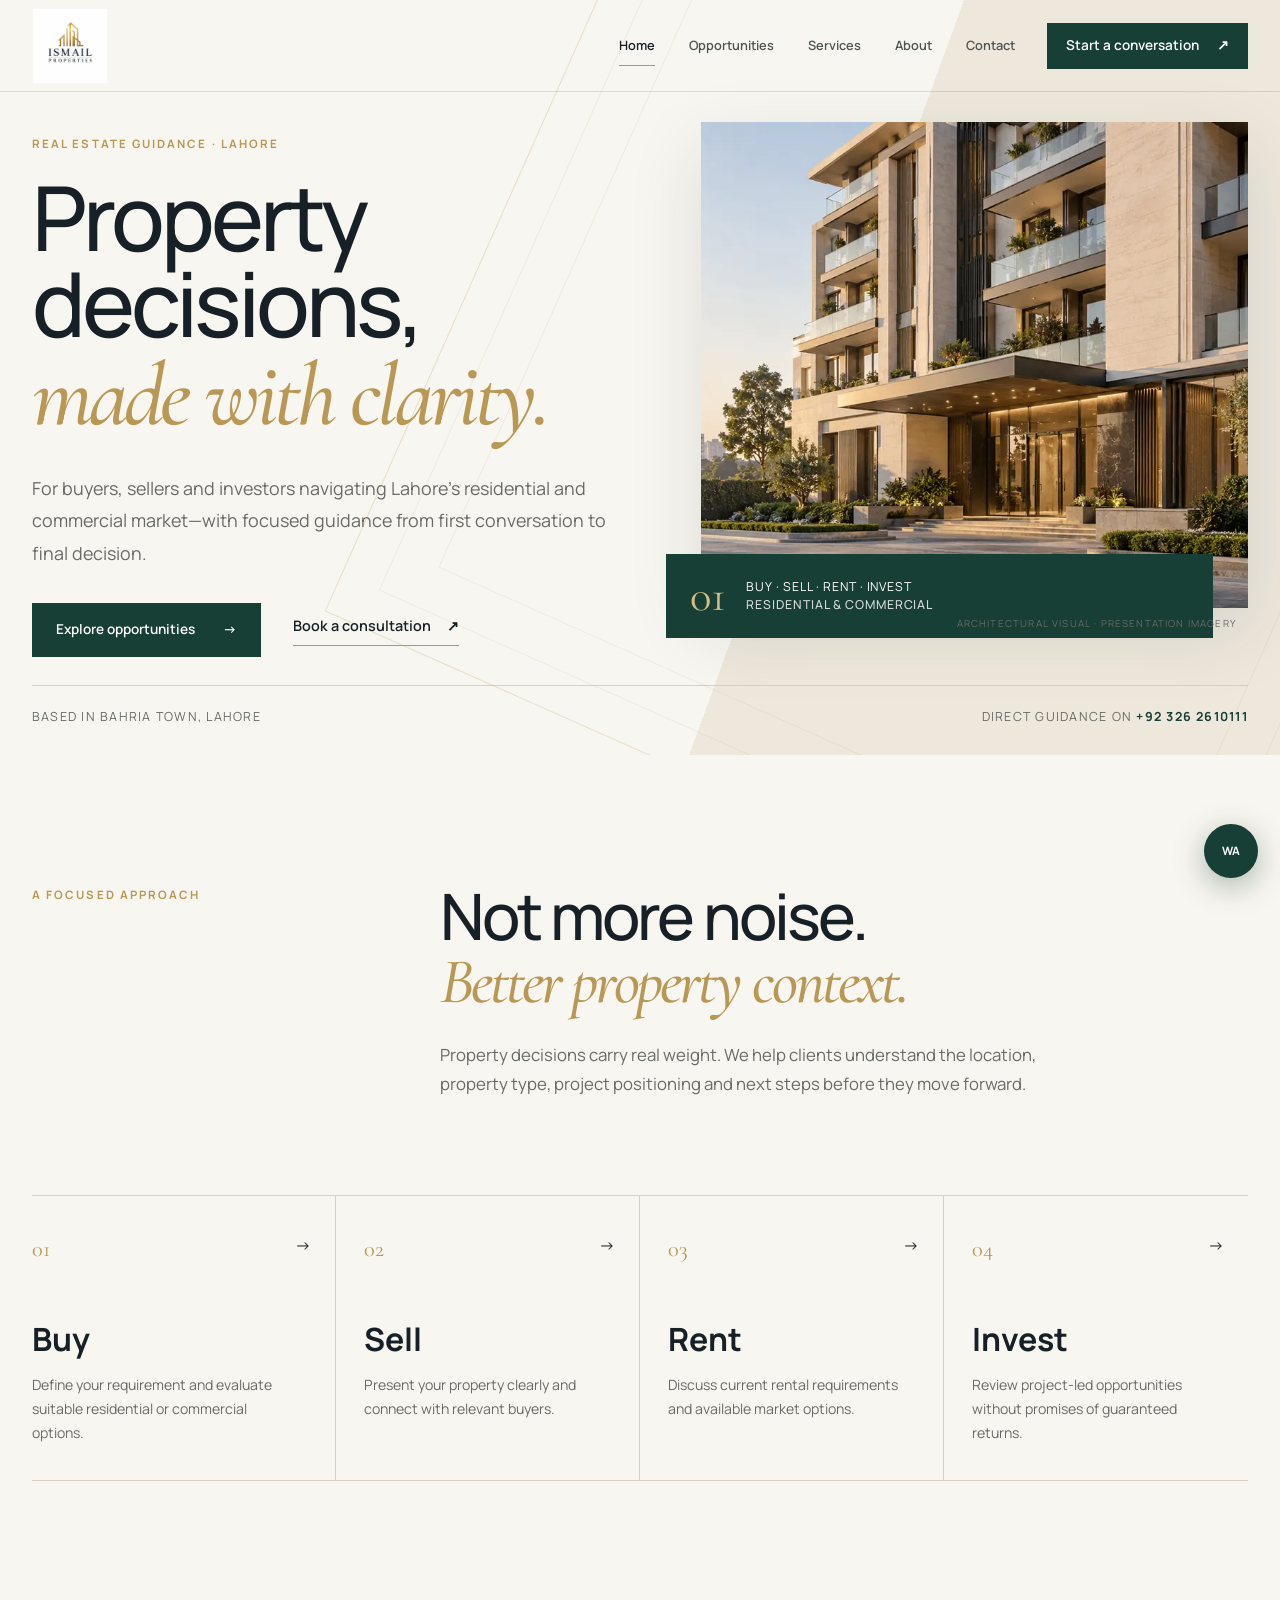
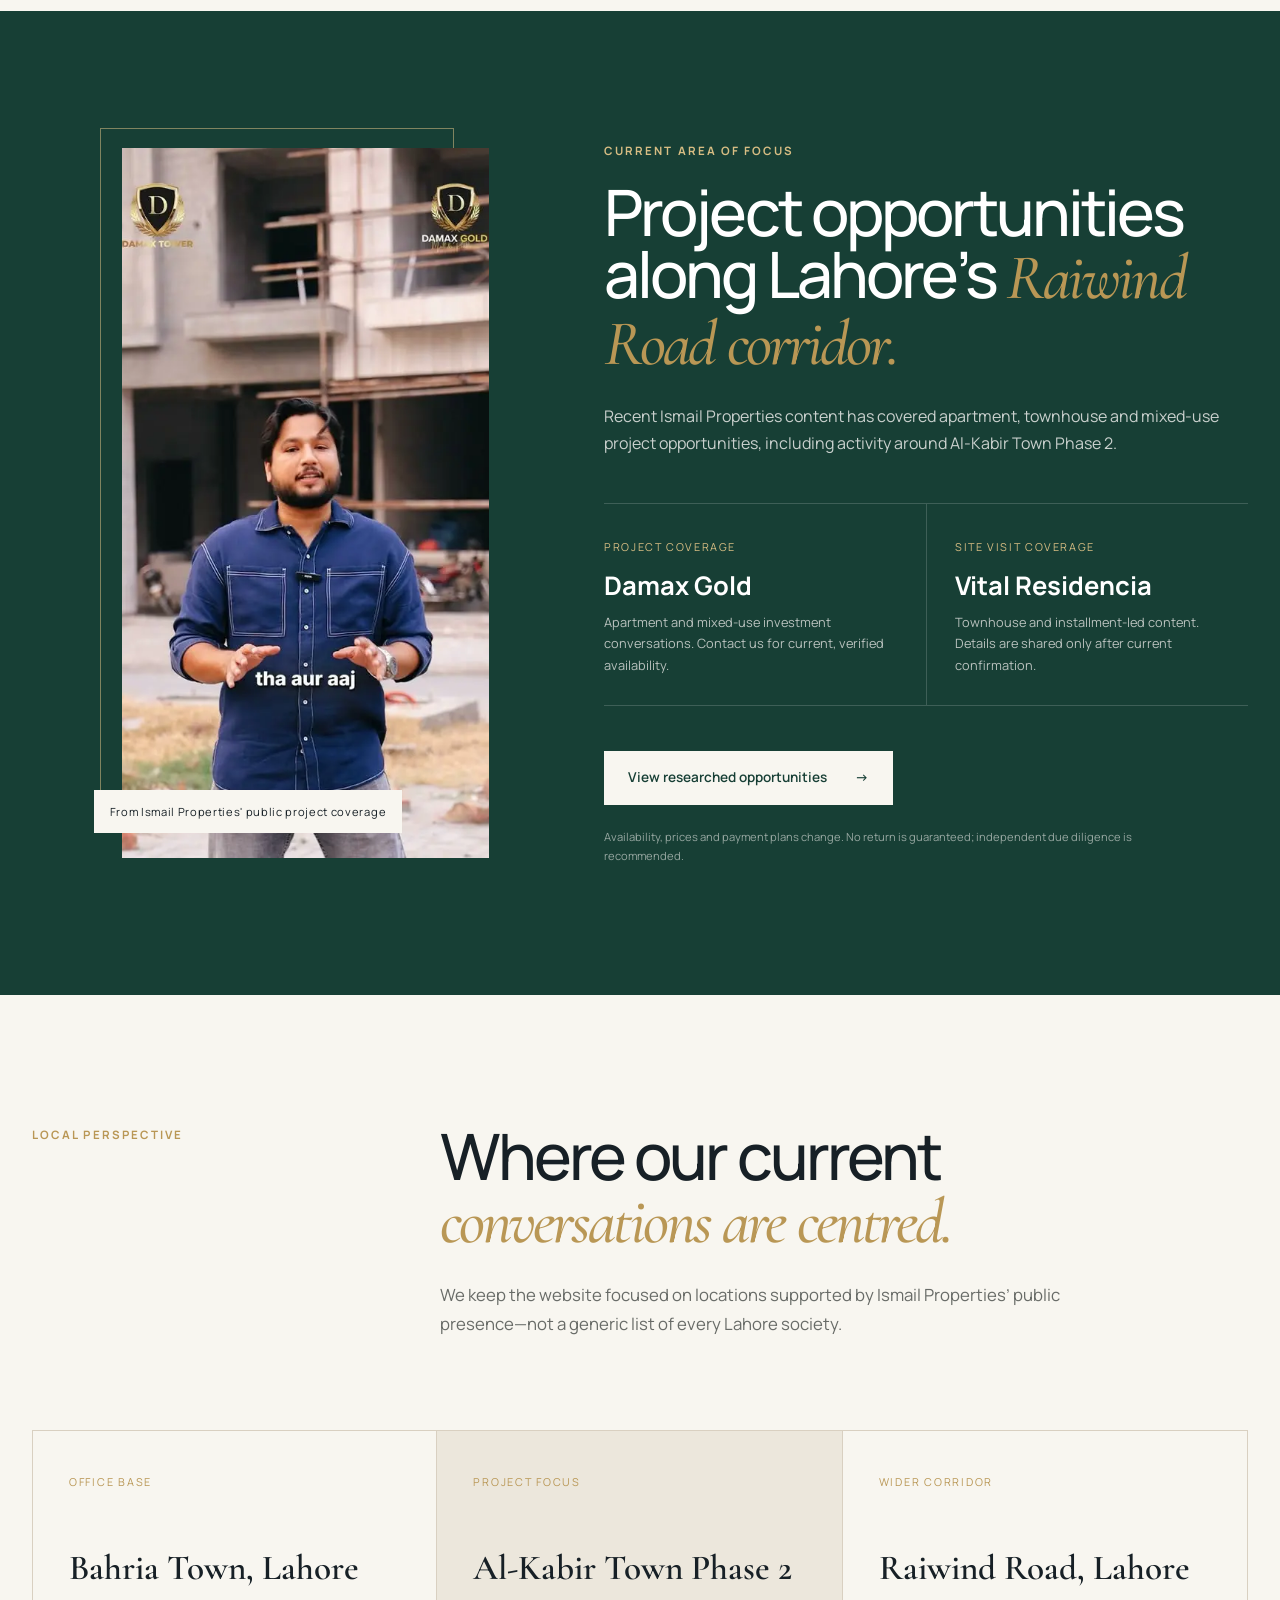
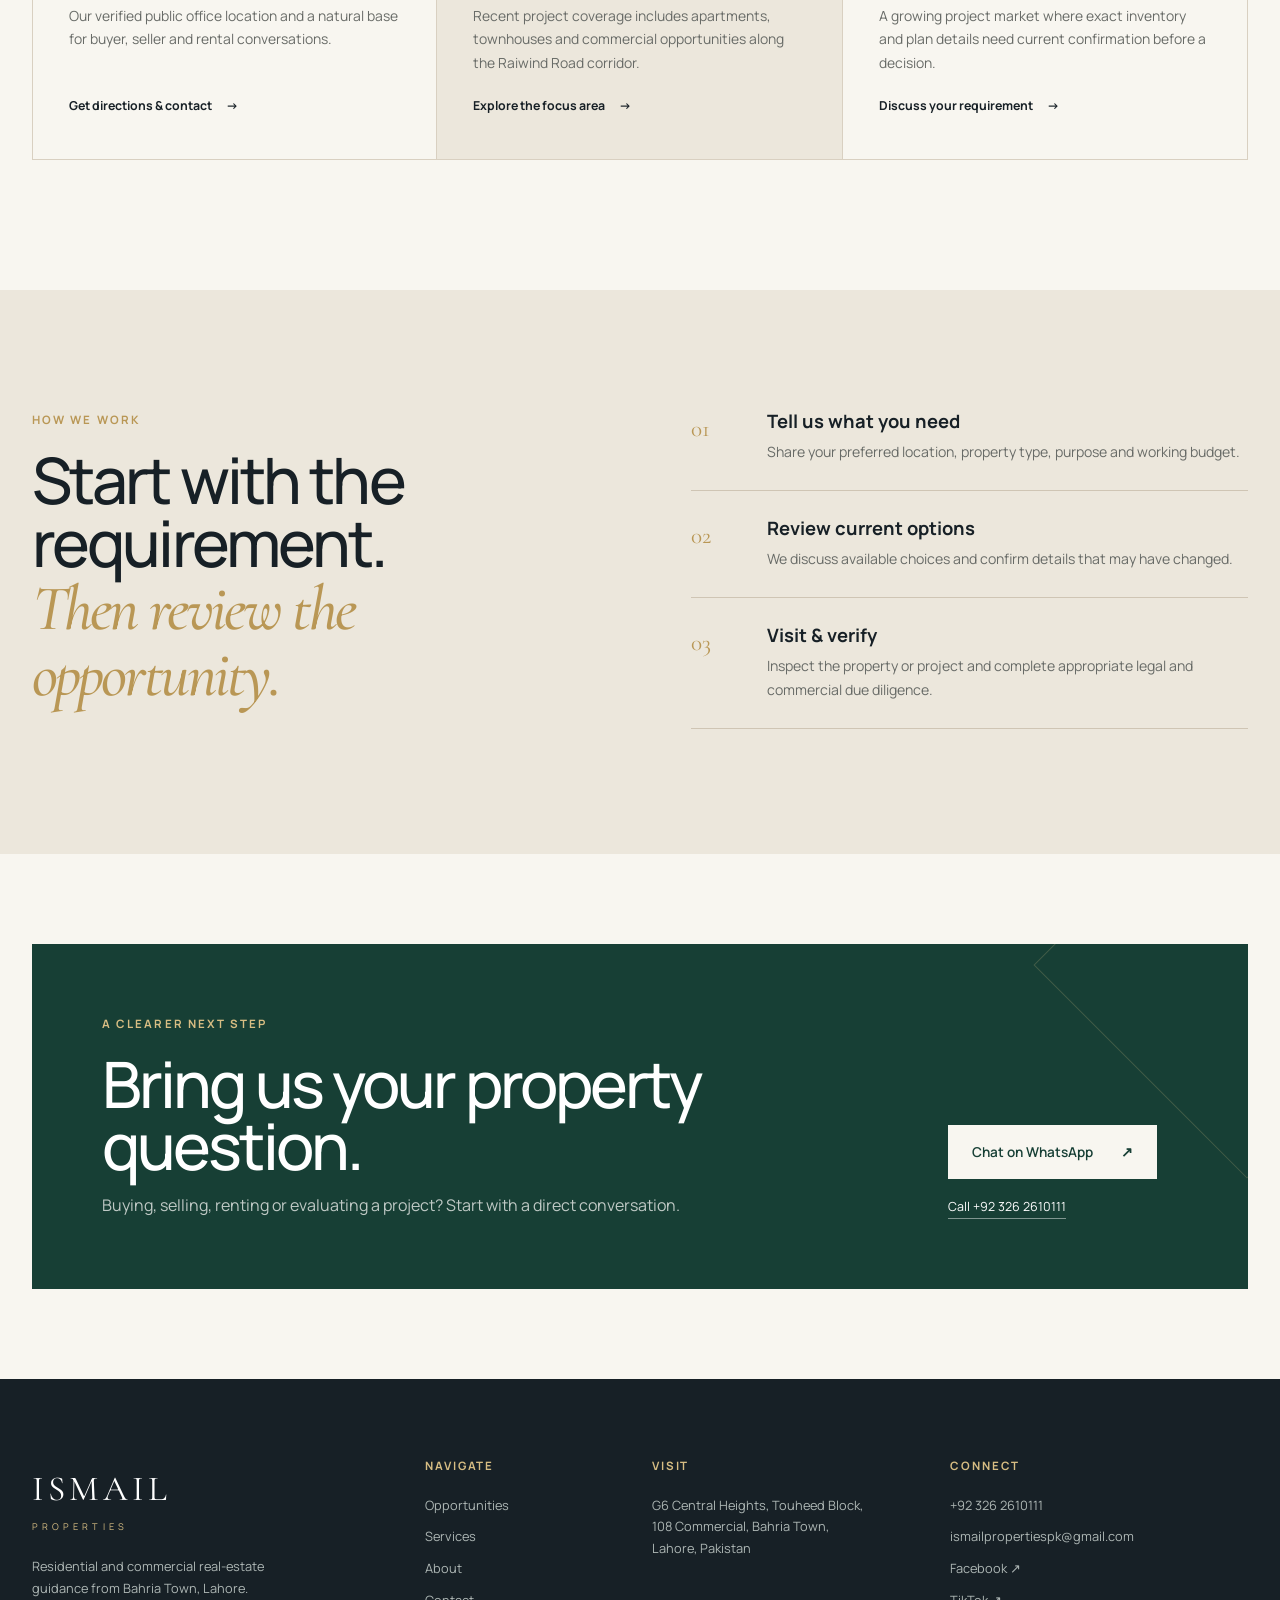
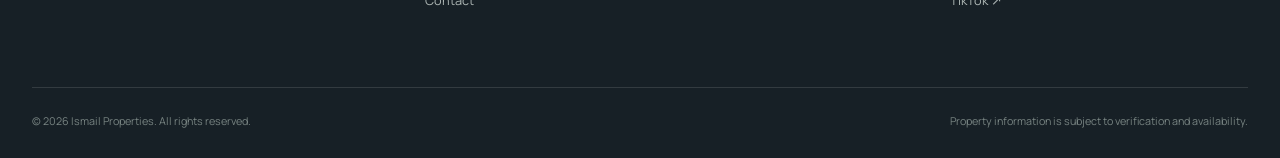
<file: index.html>
<!DOCTYPE html>
<html lang="en">
<head>
  <meta charset="utf-8">
  <meta name="viewport" content="width=device-width,initial-scale=1">
  <title>Ismail Properties | Real Estate &amp; Investment Guidance in Lahore</title>
  <meta name="description" content="Ismail Properties helps clients buy, sell, rent and evaluate residential and commercial property opportunities in Lahore.">
  <link rel="canonical" href="https://ismailproperties.pk/">
  <meta property="og:title" content="Ismail Properties — Lahore Real Estate Guidance">
  <meta property="og:description" content="Clear guidance for buying, selling, renting and evaluating property opportunities in Lahore.">
  <meta property="og:type" content="website">
  <meta property="og:url" content="https://ismailproperties.pk/">
  <link rel="preconnect" href="https://fonts.googleapis.com">
  <link rel="preconnect" href="https://fonts.gstatic.com" crossorigin>
  <link href="https://fonts.googleapis.com/css2?family=Cormorant+Garamond:ital,wght@0,500;0,600;1,500&family=Manrope:wght@400;500;600;700&display=swap" rel="stylesheet">
  <link rel="icon" href="assets/favicon.svg" type="image/svg+xml">
  <link rel="stylesheet" href="assets/styles.css?v=20260928-2">
  <script type="application/ld+json">{"@context":"https://schema.org","@type":"RealEstateAgent","name":"Ismail Properties","url":"https://ismailproperties.pk/","telephone":"+923262610111","email":"ismailpropertiespk@gmail.com","address":{"@type":"PostalAddress","streetAddress":"G6 Central Heights, Touheed Block, 108 Commercial, Bahria Town","addressLocality":"Lahore","addressCountry":"PK"},"sameAs":["https://www.facebook.com/ismailpropertiespk/","https://www.tiktok.com/@ismailpropertiespk"]}</script>
</head>
<body>
  <a class="skip-link" href="#main">Skip to content</a>
  <header class="site-header" data-header>
    <div class="shell nav-wrap">
      <a class="brand" href="index.html" aria-label="Ismail Properties home">
        <img src="assets/images/brand/logo.webp" width="720" height="720" alt="Ismail Properties">
      </a>
      <nav class="desktop-nav" aria-label="Primary navigation">
        <a class="active" href="index.html">Home</a><a href="opportunities.html">Opportunities</a><a href="services.html">Services</a><a href="about.html">About</a><a href="contact.html">Contact</a>
      </nav>
      <a class="button button-sm header-cta" href="https://wa.me/923262610111?text=Hi%20Ismail%20Properties%2C%20I%27d%20like%20to%20discuss%20a%20property%20requirement." target="_blank" rel="noopener">Start a conversation <span>↗</span></a>
      <button class="menu-toggle" type="button" aria-expanded="false" aria-controls="mobile-menu" aria-label="Open menu"><span></span><span></span></button>
    </div>
    <div class="mobile-menu" id="mobile-menu" inert>
      <nav aria-label="Mobile navigation"><a href="index.html">Home</a><a href="opportunities.html">Opportunities</a><a href="services.html">Services</a><a href="about.html">About</a><a href="contact.html">Contact</a></nav>
      <div class="mobile-contact"><p>Bahria Town, Lahore</p><a href="tel:+923262610111">+92&nbsp;326&nbsp;2610111</a><a class="button" href="https://wa.me/923262610111" target="_blank" rel="noopener">WhatsApp us <span>↗</span></a></div>
    </div>
  </header>

  <main id="main">
    <section class="hero">
      <div class="hero-lines" aria-hidden="true"></div>
      <div class="shell hero-grid">
        <div class="hero-copy reveal">
          <p class="eyebrow">Real estate guidance · Lahore</p>
          <h1>Property decisions,<br><em>made with clarity.</em></h1>
          <p class="hero-lead">For buyers, sellers and investors navigating Lahore’s residential and commercial market—with focused guidance from first conversation to final decision.</p>
          <div class="hero-actions"><a class="button" href="opportunities.html">Explore opportunities <span>→</span></a><a class="text-link" href="contact.html">Book a consultation <span>↗</span></a></div>
        </div>
        <figure class="hero-visual reveal delay-1">
          <picture><source media="(max-width: 600px)" srcset="assets/images/hero/architectural-residence-mobile.webp" type="image/webp"><source srcset="assets/images/hero/architectural-residence.webp" type="image/webp"><img src="assets/images/hero/architectural-residence.jpg" width="1916" height="821" alt="Contemporary residential architecture representing Ismail Properties' property advisory focus"></picture>
          <div class="hero-note"><span>01</span><p>Buy · Sell · Rent · Invest<br><strong>Residential &amp; commercial</strong></p></div>
          <figcaption>Architectural visual · presentation imagery</figcaption>
        </figure>
      </div>
      <div class="shell hero-foot"><p>Based in Bahria Town, Lahore</p><p>Direct guidance on <a href="tel:+923262610111">+92&nbsp;326&nbsp;2610111</a></p></div>
    </section>

    <section class="intro section">
      <div class="shell split-heading reveal">
        <p class="eyebrow">A focused approach</p>
        <div><h2>Not more noise.<br><em>Better property context.</em></h2><p>Property decisions carry real weight. We help clients understand the location, property type, project positioning and next steps before they move forward.</p></div>
      </div>
      <div class="shell service-rail">
        <a class="service-item reveal" href="services.html#buy"><span>01</span><h3>Buy</h3><p>Define your requirement and evaluate suitable residential or commercial options.</p><b>→</b></a>
        <a class="service-item reveal delay-1" href="services.html#sell"><span>02</span><h3>Sell</h3><p>Present your property clearly and connect with relevant buyers.</p><b>→</b></a>
        <a class="service-item reveal delay-2" href="services.html#rent"><span>03</span><h3>Rent</h3><p>Discuss current rental requirements and available market options.</p><b>→</b></a>
        <a class="service-item reveal delay-3" href="services.html#invest"><span>04</span><h3>Invest</h3><p>Review project-led opportunities without promises of guaranteed returns.</p><b>→</b></a>
      </div>
    </section>

    <section class="opportunity section-dark">
      <div class="shell opportunity-grid">
        <div class="project-image reveal"><img src="assets/images/projects/damax-gold-reel.webp" width="540" height="960" loading="lazy" alt="Ismail Properties representative at a Damax Tower and Damax Gold project site"><span class="image-source">From Ismail Properties' public project coverage</span></div>
        <div class="opportunity-copy reveal delay-1">
          <p class="eyebrow light">Current area of focus</p>
          <h2>Project opportunities along Lahore’s <em>Raiwind Road corridor.</em></h2>
          <p>Recent Ismail Properties content has covered apartment, townhouse and mixed-use project opportunities, including activity around Al-Kabir Town Phase 2.</p>
          <div class="project-list">
            <article><span>Project coverage</span><h3>Damax Gold</h3><p>Apartment and mixed-use investment conversations. Contact us for current, verified availability.</p></article>
            <article><span>Site visit coverage</span><h3>Vital Residencia</h3><p>Townhouse and installment-led content. Details are shared only after current confirmation.</p></article>
          </div>
          <a class="button button-light" href="opportunities.html">View researched opportunities <span>→</span></a>
          <p class="disclaimer">Availability, prices and payment plans change. No return is guaranteed; independent due diligence is recommended.</p>
        </div>
      </div>
    </section>

    <section class="areas section">
      <div class="shell split-heading reveal"><p class="eyebrow">Local perspective</p><div><h2>Where our current<br><em>conversations are centred.</em></h2><p>We keep the website focused on locations supported by Ismail Properties’ public presence—not a generic list of every Lahore society.</p></div></div>
      <div class="shell area-grid">
        <article class="area-card reveal"><span>Office base</span><h3>Bahria Town, Lahore</h3><p>Our verified public office location and a natural base for buyer, seller and rental conversations.</p><a href="contact.html">Get directions &amp; contact <span>→</span></a></article>
        <article class="area-card featured reveal delay-1"><span>Project focus</span><h3>Al-Kabir Town Phase 2</h3><p>Recent project coverage includes apartments, townhouses and commercial opportunities along the Raiwind Road corridor.</p><a href="opportunities.html">Explore the focus area <span>→</span></a></article>
        <article class="area-card reveal delay-2"><span>Wider corridor</span><h3>Raiwind Road, Lahore</h3><p>A growing project market where exact inventory and plan details need current confirmation before a decision.</p><a href="contact.html">Discuss your requirement <span>→</span></a></article>
      </div>
    </section>

    <section class="process section-warm">
      <div class="shell process-grid">
        <div class="reveal"><p class="eyebrow">How we work</p><h2>Start with the requirement.<br><em>Then review the opportunity.</em></h2></div>
        <ol class="steps reveal delay-1"><li><span>01</span><div><h3>Tell us what you need</h3><p>Share your preferred location, property type, purpose and working budget.</p></div></li><li><span>02</span><div><h3>Review current options</h3><p>We discuss available choices and confirm details that may have changed.</p></div></li><li><span>03</span><div><h3>Visit &amp; verify</h3><p>Inspect the property or project and complete appropriate legal and commercial due diligence.</p></div></li></ol>
      </div>
    </section>

    <section class="cta-section">
      <div class="shell cta-card reveal"><div><p class="eyebrow light">A clearer next step</p><h2>Bring us your property question.</h2><p>Buying, selling, renting or evaluating a project? Start with a direct conversation.</p></div><div class="cta-actions"><a class="button button-light" href="https://wa.me/923262610111?text=Hi%20Ismail%20Properties%2C%20I%27d%20like%20to%20discuss%20a%20property%20requirement." target="_blank" rel="noopener">Chat on WhatsApp <span>↗</span></a><a href="tel:+923262610111">Call&nbsp;+92&nbsp;326&nbsp;2610111</a></div></div>
    </section>
  </main>

  <footer class="site-footer"><div class="shell footer-grid"><div><a class="footer-brand" href="index.html">ISMAIL <span>PROPERTIES</span></a><p>Residential and commercial real-estate guidance from Bahria Town, Lahore.</p></div><div><h3>Navigate</h3><a href="opportunities.html">Opportunities</a><a href="services.html">Services</a><a href="about.html">About</a><a href="contact.html">Contact</a></div><div><h3>Visit</h3><p>G6 Central Heights, Touheed Block,<br>108 Commercial, Bahria Town,<br>Lahore, Pakistan</p></div><div><h3>Connect</h3><a href="tel:+923262610111">+92&nbsp;326&nbsp;2610111</a><a href="mailto:ismailpropertiespk@gmail.com">ismailpropertiespk@gmail.com</a><a href="https://www.facebook.com/ismailpropertiespk/" target="_blank" rel="noopener">Facebook ↗</a><a href="https://www.tiktok.com/@ismailpropertiespk" target="_blank" rel="noopener">TikTok ↗</a></div></div><div class="shell footer-bottom"><p>© <span data-year></span> Ismail Properties. All rights reserved.</p><p>Property information is subject to verification and availability.</p></div></footer>
  <a class="floating-whatsapp" href="https://wa.me/923262610111" target="_blank" rel="noopener" aria-label="Chat with Ismail Properties on WhatsApp">WA</a>
  <script src="assets/script.js" defer></script>
</body>
</html>
</file>
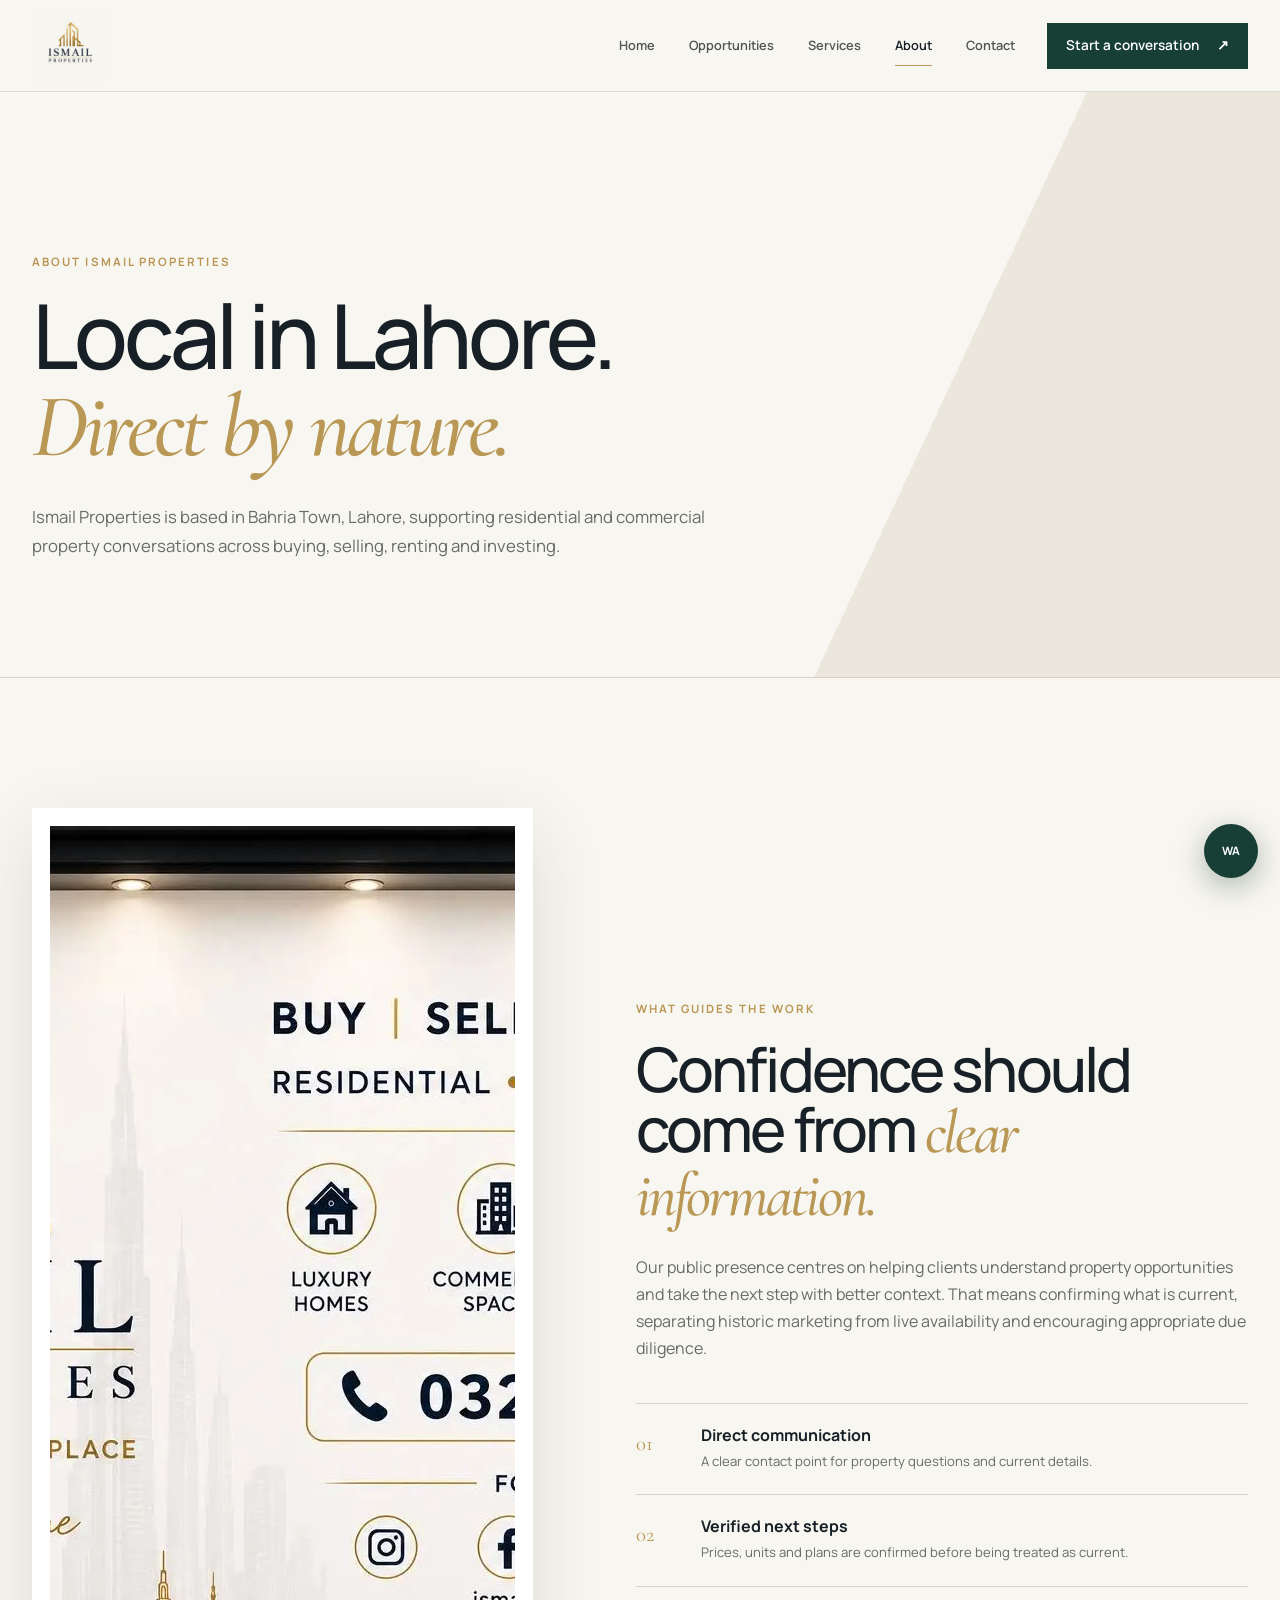
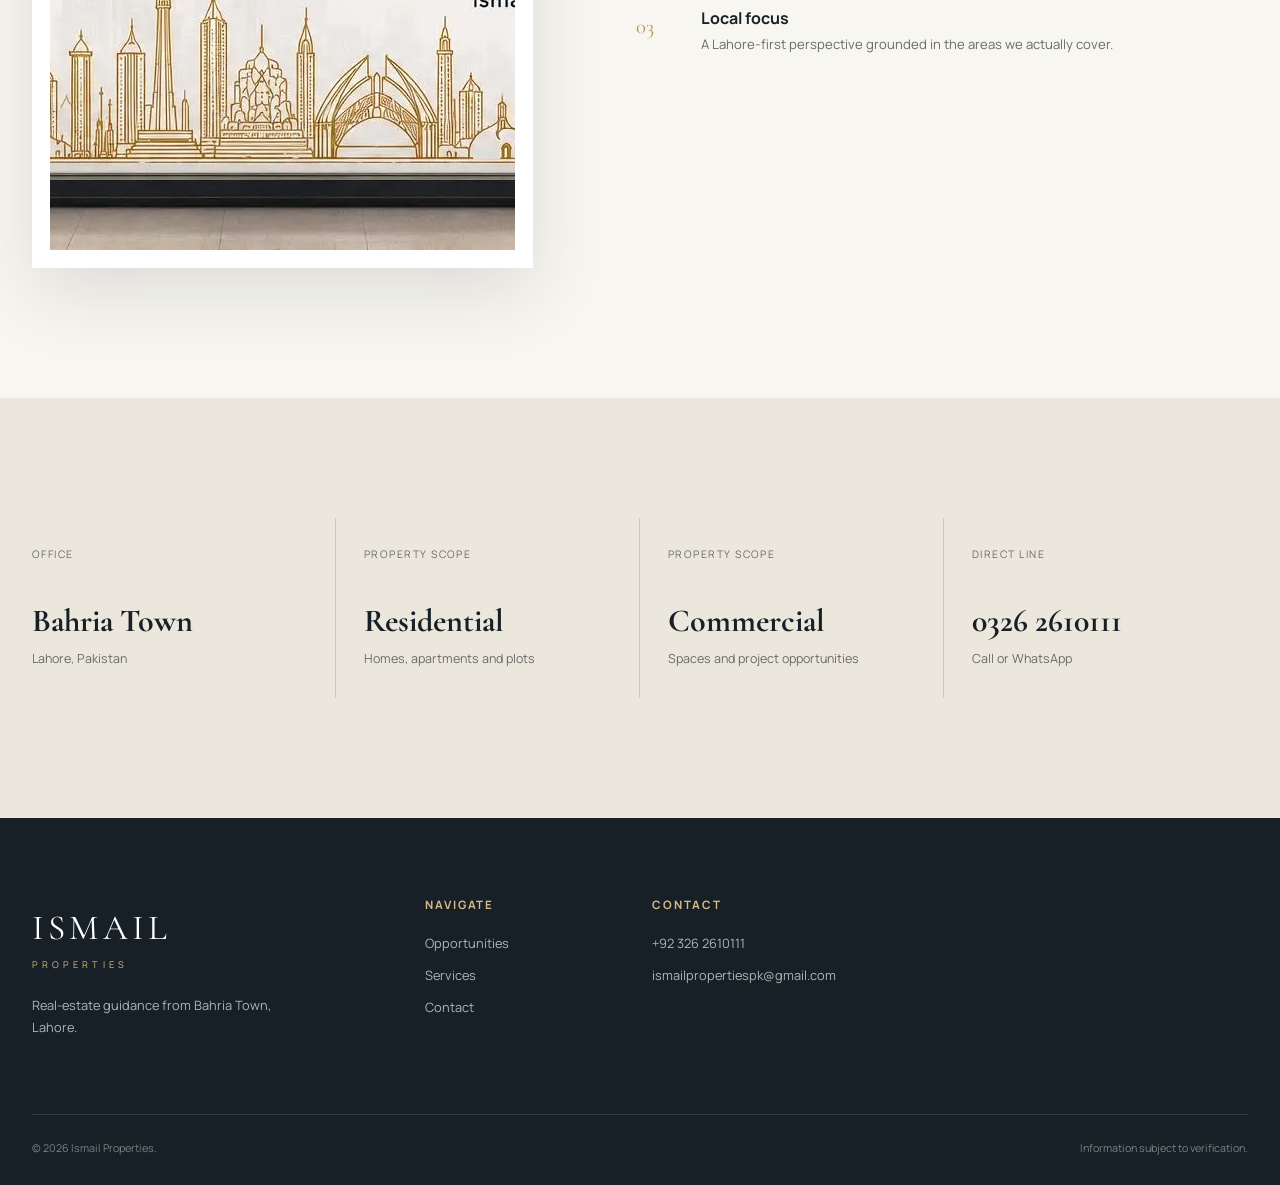
<file: about.html>
<!DOCTYPE html><html lang="en"><head><meta charset="utf-8"><meta name="viewport" content="width=device-width,initial-scale=1"><title>About Ismail Properties | Bahria Town Lahore</title><meta name="description" content="Learn about Ismail Properties, a real-estate business based in Bahria Town, Lahore."><link rel="icon" href="assets/favicon.svg" type="image/svg+xml"><link rel="preconnect" href="https://fonts.googleapis.com"><link rel="preconnect" href="https://fonts.gstatic.com" crossorigin><link href="https://fonts.googleapis.com/css2?family=Cormorant+Garamond:ital,wght@0,500;0,600;1,500&family=Manrope:wght@400;500;600;700&display=swap" rel="stylesheet"><link rel="stylesheet" href="assets/styles.css"></head><body><a class="skip-link" href="#main">Skip to content</a><header class="site-header inner" data-header><div class="shell nav-wrap"><a class="brand" href="index.html"><img src="assets/images/brand/logo.webp" alt="Ismail Properties" width="720" height="720"></a><nav class="desktop-nav" aria-label="Primary navigation"><a href="index.html">Home</a><a href="opportunities.html">Opportunities</a><a href="services.html">Services</a><a class="active" href="about.html">About</a><a href="contact.html">Contact</a></nav><a class="button button-sm header-cta" href="https://wa.me/923262610111" target="_blank" rel="noopener">Start a conversation <span>↗</span></a><button class="menu-toggle" type="button" aria-expanded="false" aria-controls="mobile-menu" aria-label="Open menu"><span></span><span></span></button></div><div class="mobile-menu" id="mobile-menu" inert><nav aria-label="Mobile navigation"><a href="index.html">Home</a><a href="opportunities.html">Opportunities</a><a href="services.html">Services</a><a href="about.html">About</a><a href="contact.html">Contact</a></nav></div></header>
<main id="main"><section class="page-hero"><div class="shell"><p class="eyebrow">About Ismail Properties</p><h1>Local in Lahore.<br><em>Direct by nature.</em></h1><p>Ismail Properties is based in Bahria Town, Lahore, supporting residential and commercial property conversations across buying, selling, renting and investing.</p></div></section><section class="section"><div class="shell about-grid"><div class="about-image reveal"><img src="assets/images/about/facebook-cover.webp" alt="Official Ismail Properties brand display" width="1536" height="1024"></div><div class="about-copy reveal delay-1"><p class="eyebrow">What guides the work</p><h2>Confidence should come from <em>clear information.</em></h2><p>Our public presence centres on helping clients understand property opportunities and take the next step with better context. That means confirming what is current, separating historic marketing from live availability and encouraging appropriate due diligence.</p><div class="values"><div><span>01</span><h3>Direct communication</h3><p>A clear contact point for property questions and current details.</p></div><div><span>02</span><h3>Verified next steps</h3><p>Prices, units and plans are confirmed before being treated as current.</p></div><div><span>03</span><h3>Local focus</h3><p>A Lahore-first perspective grounded in the areas we actually cover.</p></div></div></div></div></section><section class="section-warm"><div class="shell fact-grid"><div><span>Office</span><strong>Bahria Town</strong><p>Lahore, Pakistan</p></div><div><span>Property scope</span><strong>Residential</strong><p>Homes, apartments and plots</p></div><div><span>Property scope</span><strong>Commercial</strong><p>Spaces and project opportunities</p></div><div><span>Direct line</span><strong>0326&nbsp;2610111</strong><p>Call or WhatsApp</p></div></div></section></main>
<footer class="site-footer"><div class="shell footer-grid"><div><a class="footer-brand" href="index.html">ISMAIL <span>PROPERTIES</span></a><p>Real-estate guidance from Bahria Town, Lahore.</p></div><div><h3>Navigate</h3><a href="opportunities.html">Opportunities</a><a href="services.html">Services</a><a href="contact.html">Contact</a></div><div><h3>Contact</h3><a href="tel:+923262610111">+92&nbsp;326&nbsp;2610111</a><a href="mailto:ismailpropertiespk@gmail.com">ismailpropertiespk@gmail.com</a></div></div><div class="shell footer-bottom"><p>© <span data-year></span> Ismail Properties.</p><p>Information subject to verification.</p></div></footer><a class="floating-whatsapp" href="https://wa.me/923262610111" target="_blank" rel="noopener" aria-label="WhatsApp Ismail Properties">WA</a><script src="assets/script.js" defer></script></body></html>
</file>
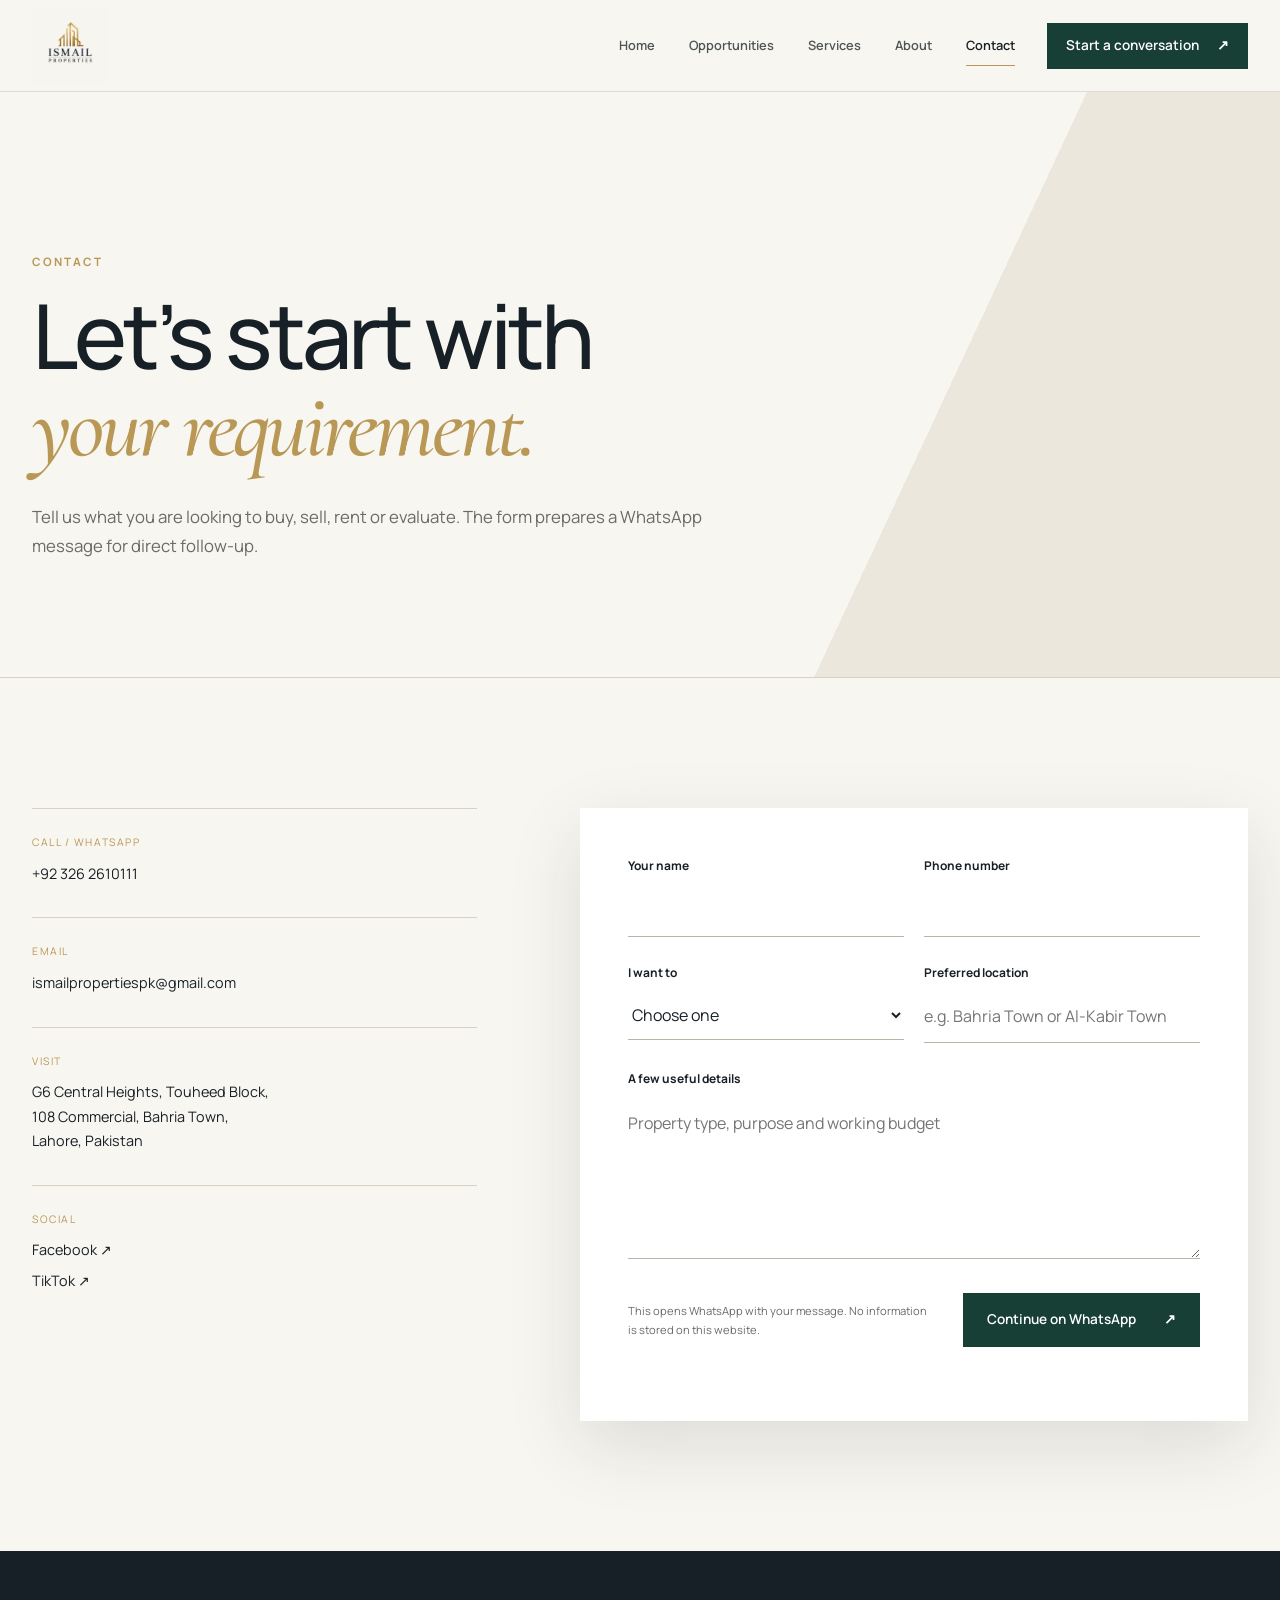
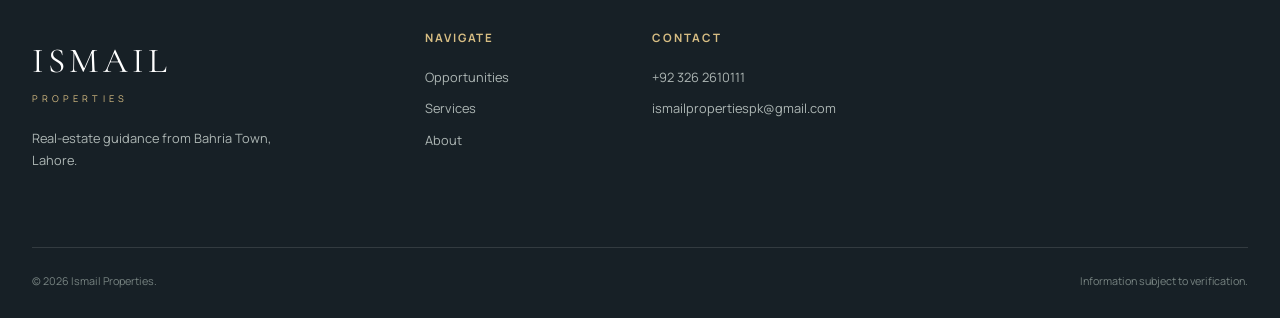
<file: contact.html>
<!DOCTYPE html><html lang="en"><head><meta charset="utf-8"><meta name="viewport" content="width=device-width,initial-scale=1"><title>Contact Ismail Properties | Bahria Town Lahore</title><meta name="description" content="Contact Ismail Properties in Bahria Town, Lahore by phone, WhatsApp or email."><link rel="icon" href="assets/favicon.svg" type="image/svg+xml"><link rel="preconnect" href="https://fonts.googleapis.com"><link rel="preconnect" href="https://fonts.gstatic.com" crossorigin><link href="https://fonts.googleapis.com/css2?family=Cormorant+Garamond:ital,wght@0,500;0,600;1,500&family=Manrope:wght@400;500;600;700&display=swap" rel="stylesheet"><link rel="stylesheet" href="assets/styles.css"></head><body><a class="skip-link" href="#main">Skip to content</a><header class="site-header inner" data-header><div class="shell nav-wrap"><a class="brand" href="index.html"><img src="assets/images/brand/logo.webp" alt="Ismail Properties" width="720" height="720"></a><nav class="desktop-nav" aria-label="Primary navigation"><a href="index.html">Home</a><a href="opportunities.html">Opportunities</a><a href="services.html">Services</a><a href="about.html">About</a><a class="active" href="contact.html">Contact</a></nav><a class="button button-sm header-cta" href="https://wa.me/923262610111" target="_blank" rel="noopener">Start a conversation <span>↗</span></a><button class="menu-toggle" type="button" aria-expanded="false" aria-controls="mobile-menu" aria-label="Open menu"><span></span><span></span></button></div><div class="mobile-menu" id="mobile-menu" inert><nav aria-label="Mobile navigation"><a href="index.html">Home</a><a href="opportunities.html">Opportunities</a><a href="services.html">Services</a><a href="about.html">About</a><a href="contact.html">Contact</a></nav></div></header>
<main id="main"><section class="page-hero contact-hero"><div class="shell"><p class="eyebrow">Contact</p><h1>Let’s start with<br><em>your requirement.</em></h1><p>Tell us what you are looking to buy, sell, rent or evaluate. The form prepares a WhatsApp message for direct follow-up.</p></div></section><section class="section contact-section"><div class="shell contact-grid"><div class="contact-details"><div><span>Call / WhatsApp</span><a href="tel:+923262610111">+92&nbsp;326&nbsp;2610111</a></div><div><span>Email</span><a href="mailto:ismailpropertiespk@gmail.com">ismailpropertiespk@gmail.com</a></div><div><span>Visit</span><p>G6 Central Heights, Touheed Block,<br>108 Commercial, Bahria Town,<br>Lahore, Pakistan</p></div><div><span>Social</span><a href="https://www.facebook.com/ismailpropertiespk/" target="_blank" rel="noopener">Facebook ↗</a><a href="https://www.tiktok.com/@ismailpropertiespk" target="_blank" rel="noopener">TikTok ↗</a></div></div><form class="inquiry-form" data-inquiry-form novalidate><div class="field"><label for="name">Your name</label><input id="name" type="text" name="name" autocomplete="name" required><small>Please enter your name.</small></div><div class="field"><label for="phone">Phone number</label><input id="phone" name="phone" type="tel" autocomplete="tel" required><small>Please enter a contact number.</small></div><div class="field"><label for="service">I want to</label><select id="service" name="service" required><option value="">Choose one</option><option>Buy a property</option><option>Sell a property</option><option>Rent a property</option><option>List a rental</option><option>Discuss an investment project</option></select><small>Please select a requirement.</small></div><div class="field"><label for="location">Preferred location</label><input id="location" type="text" name="location" placeholder="e.g. Bahria Town or Al-Kabir Town"><small></small></div><div class="field full"><label for="message">A few useful details</label><textarea id="message" name="message" rows="5" placeholder="Property type, purpose and working budget"></textarea><small></small></div><div class="form-bottom"><p>This opens WhatsApp with your message. No information is stored on this website.</p><button class="button" type="submit">Continue on WhatsApp <span>↗</span></button></div><div class="form-status" role="status" aria-live="polite"></div></form></div></section></main>
<footer class="site-footer"><div class="shell footer-grid"><div><a class="footer-brand" href="index.html">ISMAIL <span>PROPERTIES</span></a><p>Real-estate guidance from Bahria Town, Lahore.</p></div><div><h3>Navigate</h3><a href="opportunities.html">Opportunities</a><a href="services.html">Services</a><a href="about.html">About</a></div><div><h3>Contact</h3><a href="tel:+923262610111">+92&nbsp;326&nbsp;2610111</a><a href="mailto:ismailpropertiespk@gmail.com">ismailpropertiespk@gmail.com</a></div></div><div class="shell footer-bottom"><p>© <span data-year></span> Ismail Properties.</p><p>Information subject to verification.</p></div></footer><script src="assets/script.js" defer></script></body></html>
</file>
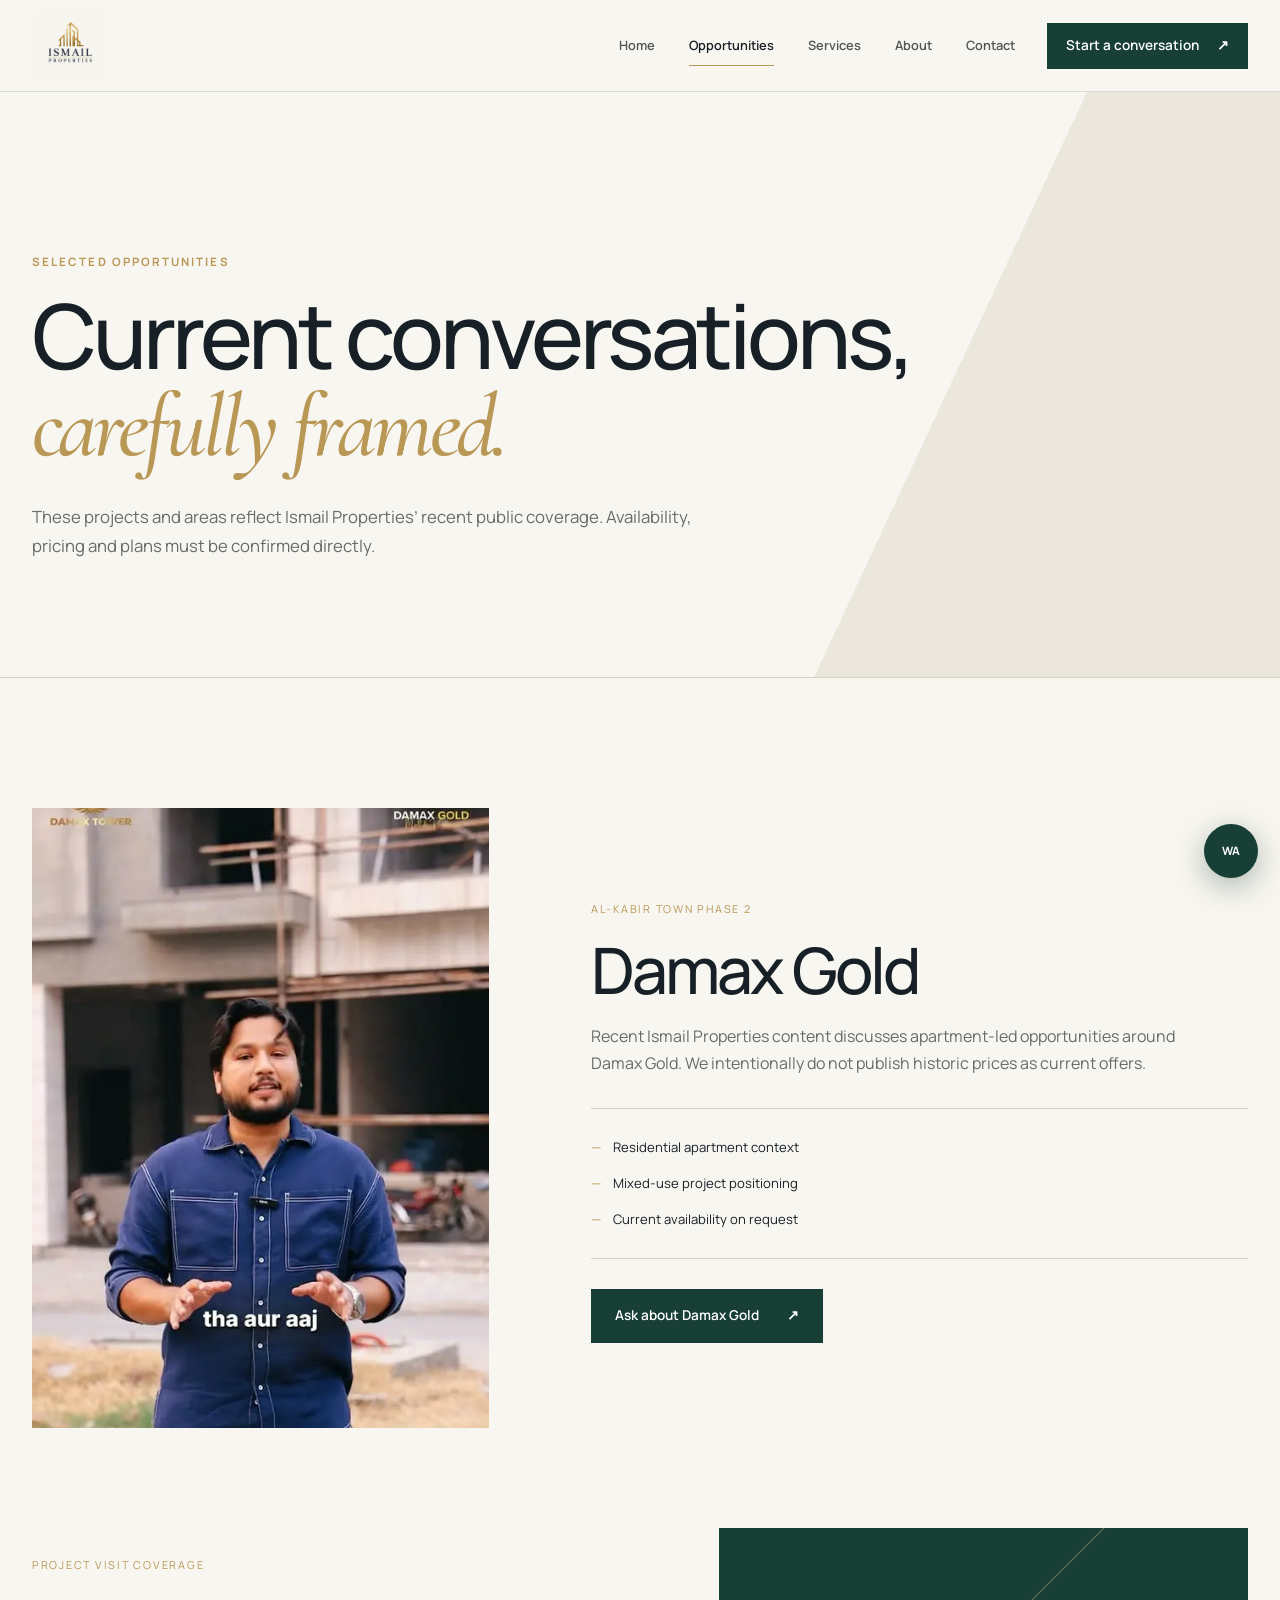
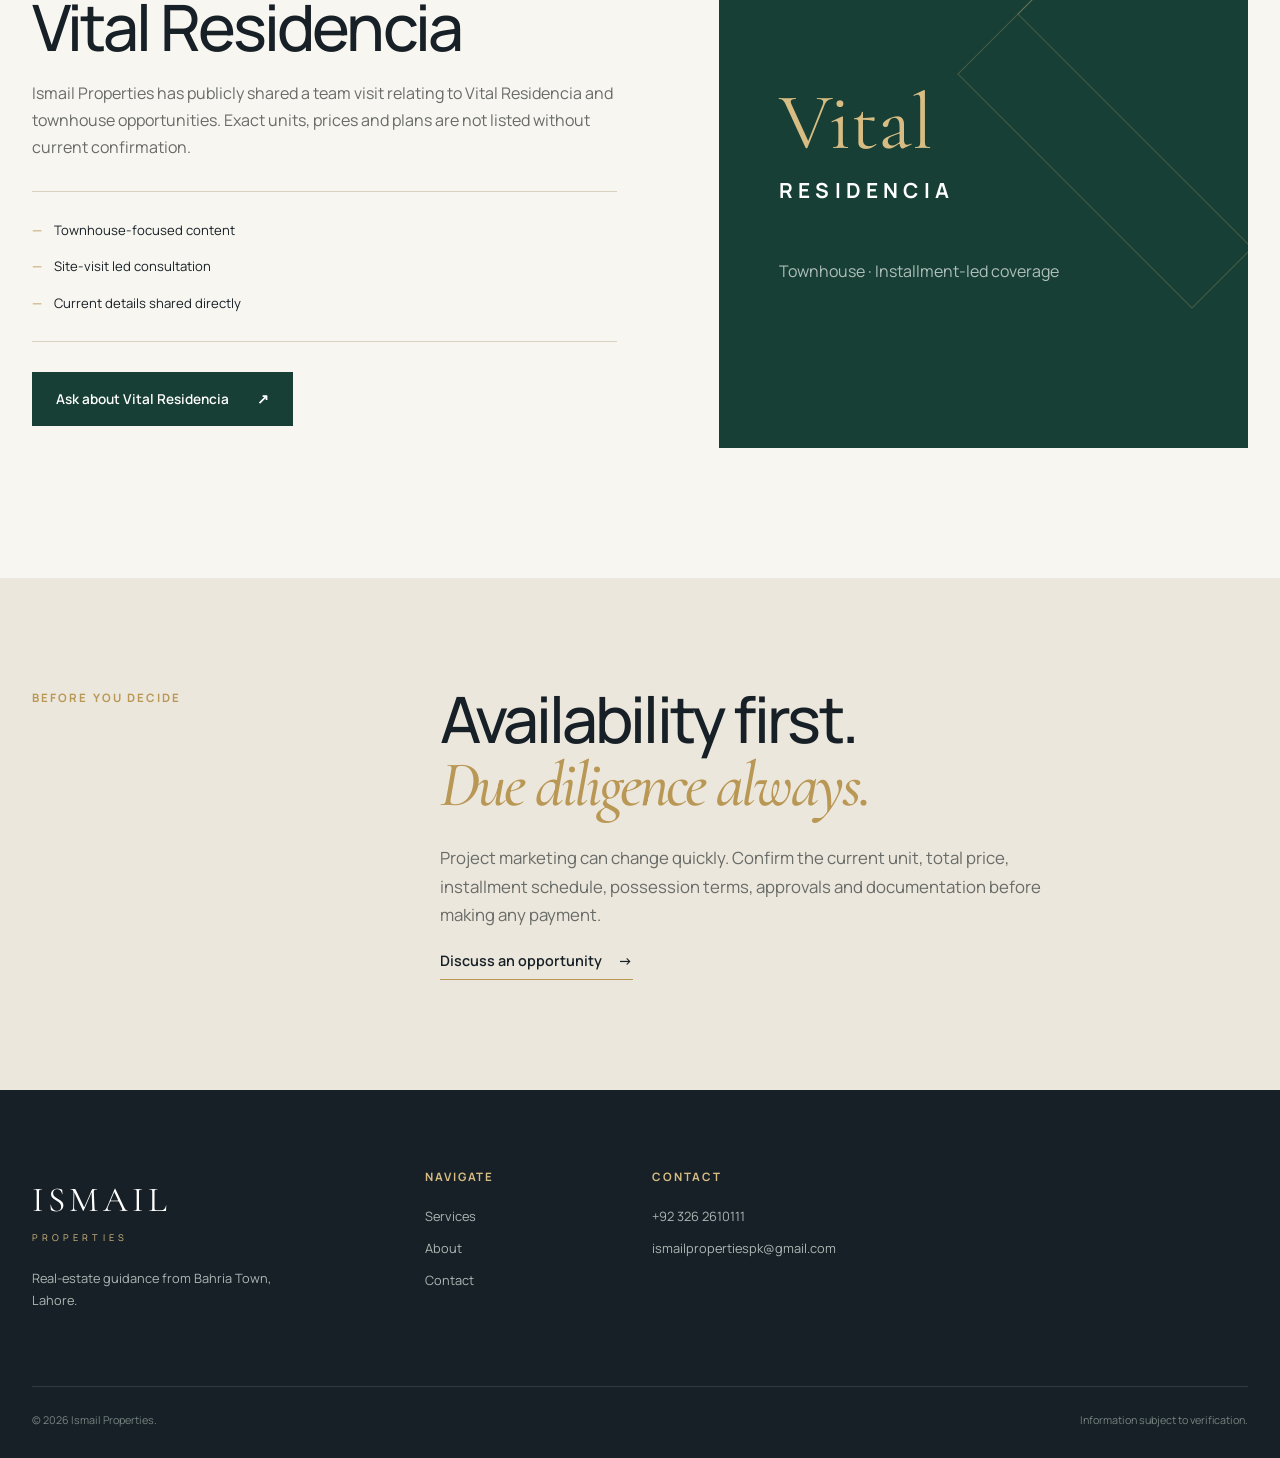
<file: opportunities.html>
<!DOCTYPE html><html lang="en"><head><meta charset="utf-8"><meta name="viewport" content="width=device-width,initial-scale=1"><title>Property Opportunities | Ismail Properties Lahore</title><meta name="description" content="Explore the project and location opportunities currently covered by Ismail Properties in Lahore. Contact us for verified availability."><link rel="icon" href="assets/favicon.svg" type="image/svg+xml"><link rel="preconnect" href="https://fonts.googleapis.com"><link rel="preconnect" href="https://fonts.gstatic.com" crossorigin><link href="https://fonts.googleapis.com/css2?family=Cormorant+Garamond:ital,wght@0,500;0,600;1,500&family=Manrope:wght@400;500;600;700&display=swap" rel="stylesheet"><link rel="stylesheet" href="assets/styles.css"></head><body>
<a class="skip-link" href="#main">Skip to content</a><header class="site-header inner" data-header><div class="shell nav-wrap"><a class="brand" href="index.html"><img src="assets/images/brand/logo.webp" alt="Ismail Properties" width="720" height="720"></a><nav class="desktop-nav" aria-label="Primary navigation"><a href="index.html">Home</a><a class="active" href="opportunities.html">Opportunities</a><a href="services.html">Services</a><a href="about.html">About</a><a href="contact.html">Contact</a></nav><a class="button button-sm header-cta" href="https://wa.me/923262610111" target="_blank" rel="noopener">Start a conversation <span>↗</span></a><button class="menu-toggle" type="button" aria-expanded="false" aria-controls="mobile-menu" aria-label="Open menu"><span></span><span></span></button></div><div class="mobile-menu" id="mobile-menu" inert><nav aria-label="Mobile navigation"><a href="index.html">Home</a><a href="opportunities.html">Opportunities</a><a href="services.html">Services</a><a href="about.html">About</a><a href="contact.html">Contact</a></nav><div class="mobile-contact"><p>Bahria Town, Lahore</p><a href="tel:+923262610111">+92&nbsp;326&nbsp;2610111</a></div></div></header>
<main id="main"><section class="page-hero"><div class="shell"><p class="eyebrow">Selected opportunities</p><h1>Current conversations,<br><em>carefully framed.</em></h1><p>These projects and areas reflect Ismail Properties’ recent public coverage. Availability, pricing and plans must be confirmed directly.</p></div></section>
<section class="section"><div class="shell opportunity-cards"><article class="op-card reveal"><div class="op-card-media"><img src="assets/images/projects/damax-gold-reel.webp" alt="Ismail Properties project coverage at the Damax site" width="540" height="960"></div><div class="op-card-copy"><span class="tag">Al-Kabir Town Phase 2</span><h2>Damax Gold</h2><p>Recent Ismail Properties content discusses apartment-led opportunities around Damax Gold. We intentionally do not publish historic prices as current offers.</p><ul><li>Residential apartment context</li><li>Mixed-use project positioning</li><li>Current availability on request</li></ul><a class="button" href="https://wa.me/923262610111?text=Hi%20Ismail%20Properties%2C%20please%20share%20the%20current%20verified%20details%20for%20Damax%20Gold." target="_blank" rel="noopener">Ask about Damax Gold <span>↗</span></a></div></article><article class="op-card reverse reveal"><div class="op-card-art"><span>Vital</span><strong>Residencia</strong><p>Townhouse · Installment-led coverage</p></div><div class="op-card-copy"><span class="tag">Project visit coverage</span><h2>Vital Residencia</h2><p>Ismail Properties has publicly shared a team visit relating to Vital Residencia and townhouse opportunities. Exact units, prices and plans are not listed without current confirmation.</p><ul><li>Townhouse-focused content</li><li>Site-visit led consultation</li><li>Current details shared directly</li></ul><a class="button" href="https://wa.me/923262610111?text=Hi%20Ismail%20Properties%2C%20please%20share%20the%20current%20verified%20details%20for%20Vital%20Residencia." target="_blank" rel="noopener">Ask about Vital Residencia <span>↗</span></a></div></article></div></section>
<section class="section-warm due-diligence"><div class="shell split-heading"><p class="eyebrow">Before you decide</p><div><h2>Availability first.<br><em>Due diligence always.</em></h2><p>Project marketing can change quickly. Confirm the current unit, total price, installment schedule, possession terms, approvals and documentation before making any payment.</p><a class="text-link" href="contact.html">Discuss an opportunity <span>→</span></a></div></div></section></main>
<footer class="site-footer"><div class="shell footer-grid"><div><a class="footer-brand" href="index.html">ISMAIL <span>PROPERTIES</span></a><p>Real-estate guidance from Bahria Town, Lahore.</p></div><div><h3>Navigate</h3><a href="services.html">Services</a><a href="about.html">About</a><a href="contact.html">Contact</a></div><div><h3>Contact</h3><a href="tel:+923262610111">+92&nbsp;326&nbsp;2610111</a><a href="mailto:ismailpropertiespk@gmail.com">ismailpropertiespk@gmail.com</a></div></div><div class="shell footer-bottom"><p>© <span data-year></span> Ismail Properties.</p><p>Information subject to verification.</p></div></footer><a class="floating-whatsapp" href="https://wa.me/923262610111" target="_blank" rel="noopener" aria-label="WhatsApp Ismail Properties">WA</a><script src="assets/script.js" defer></script></body></html>
</file>
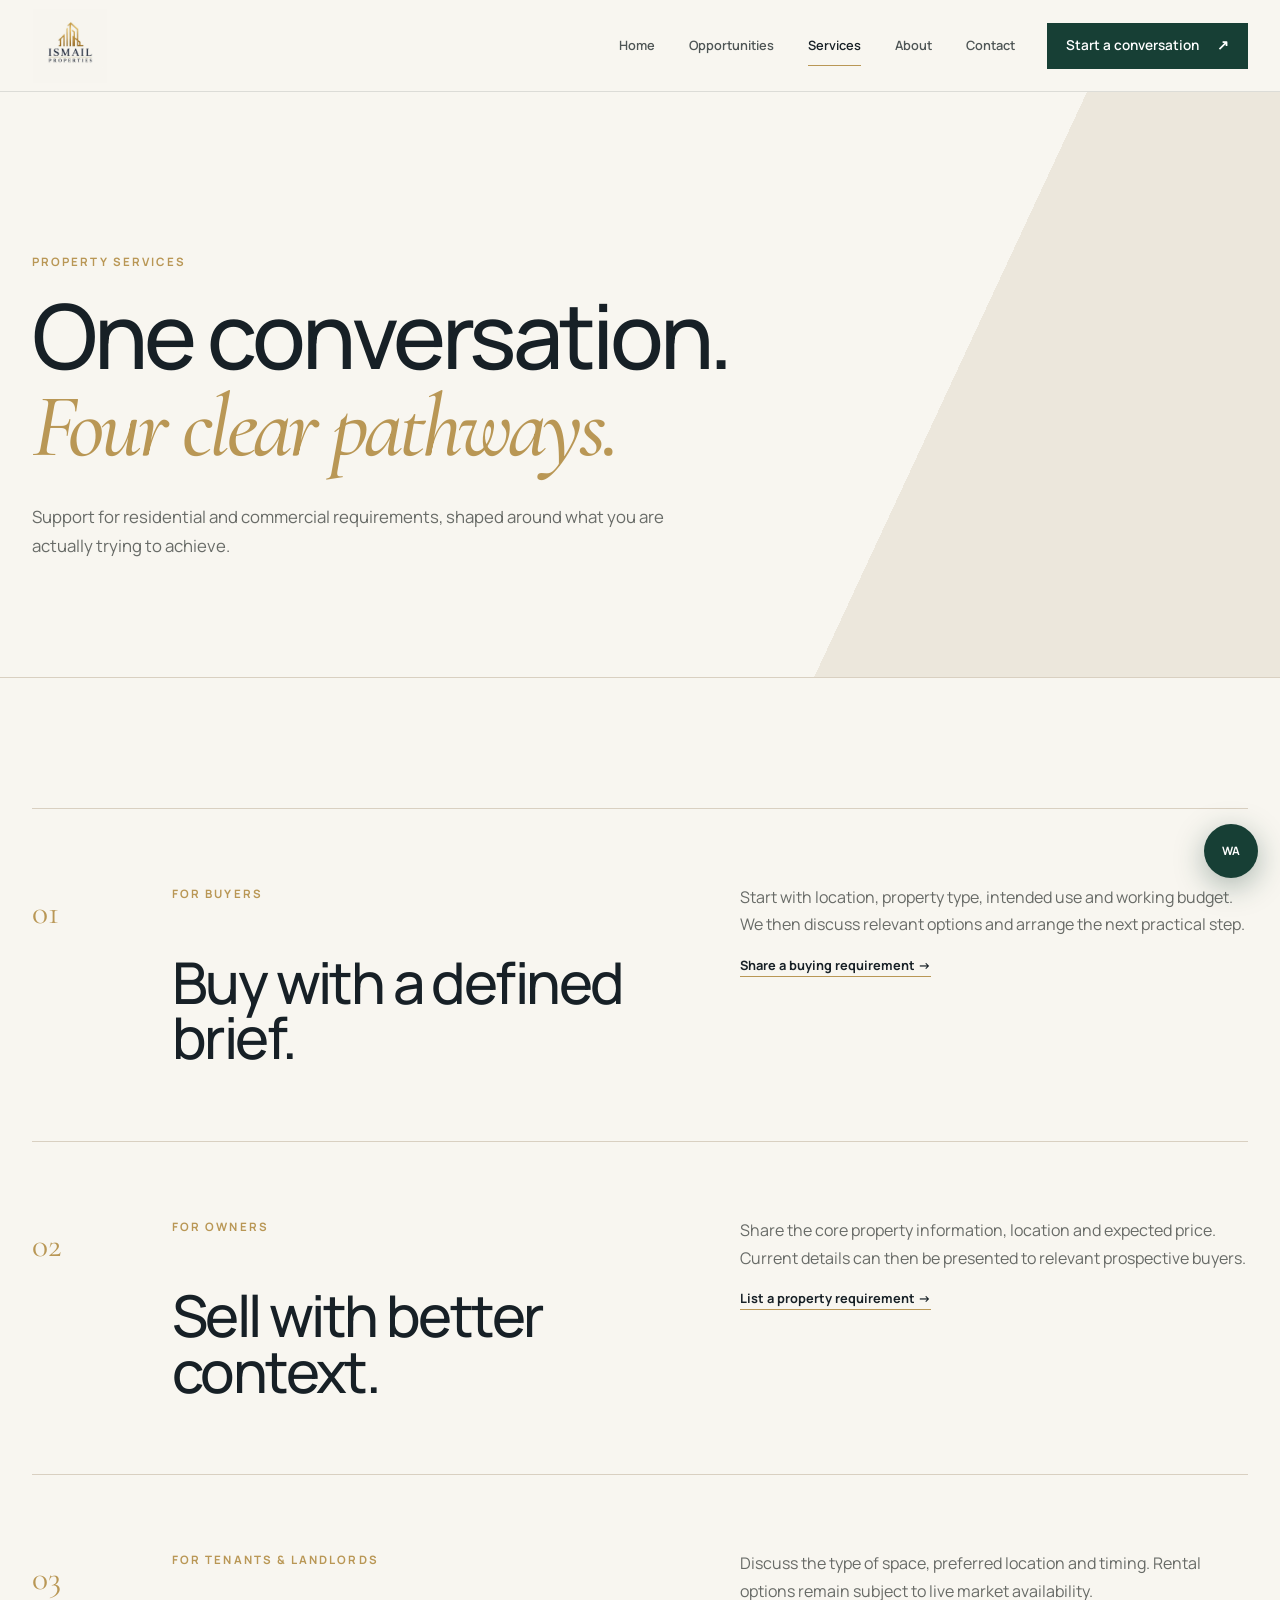
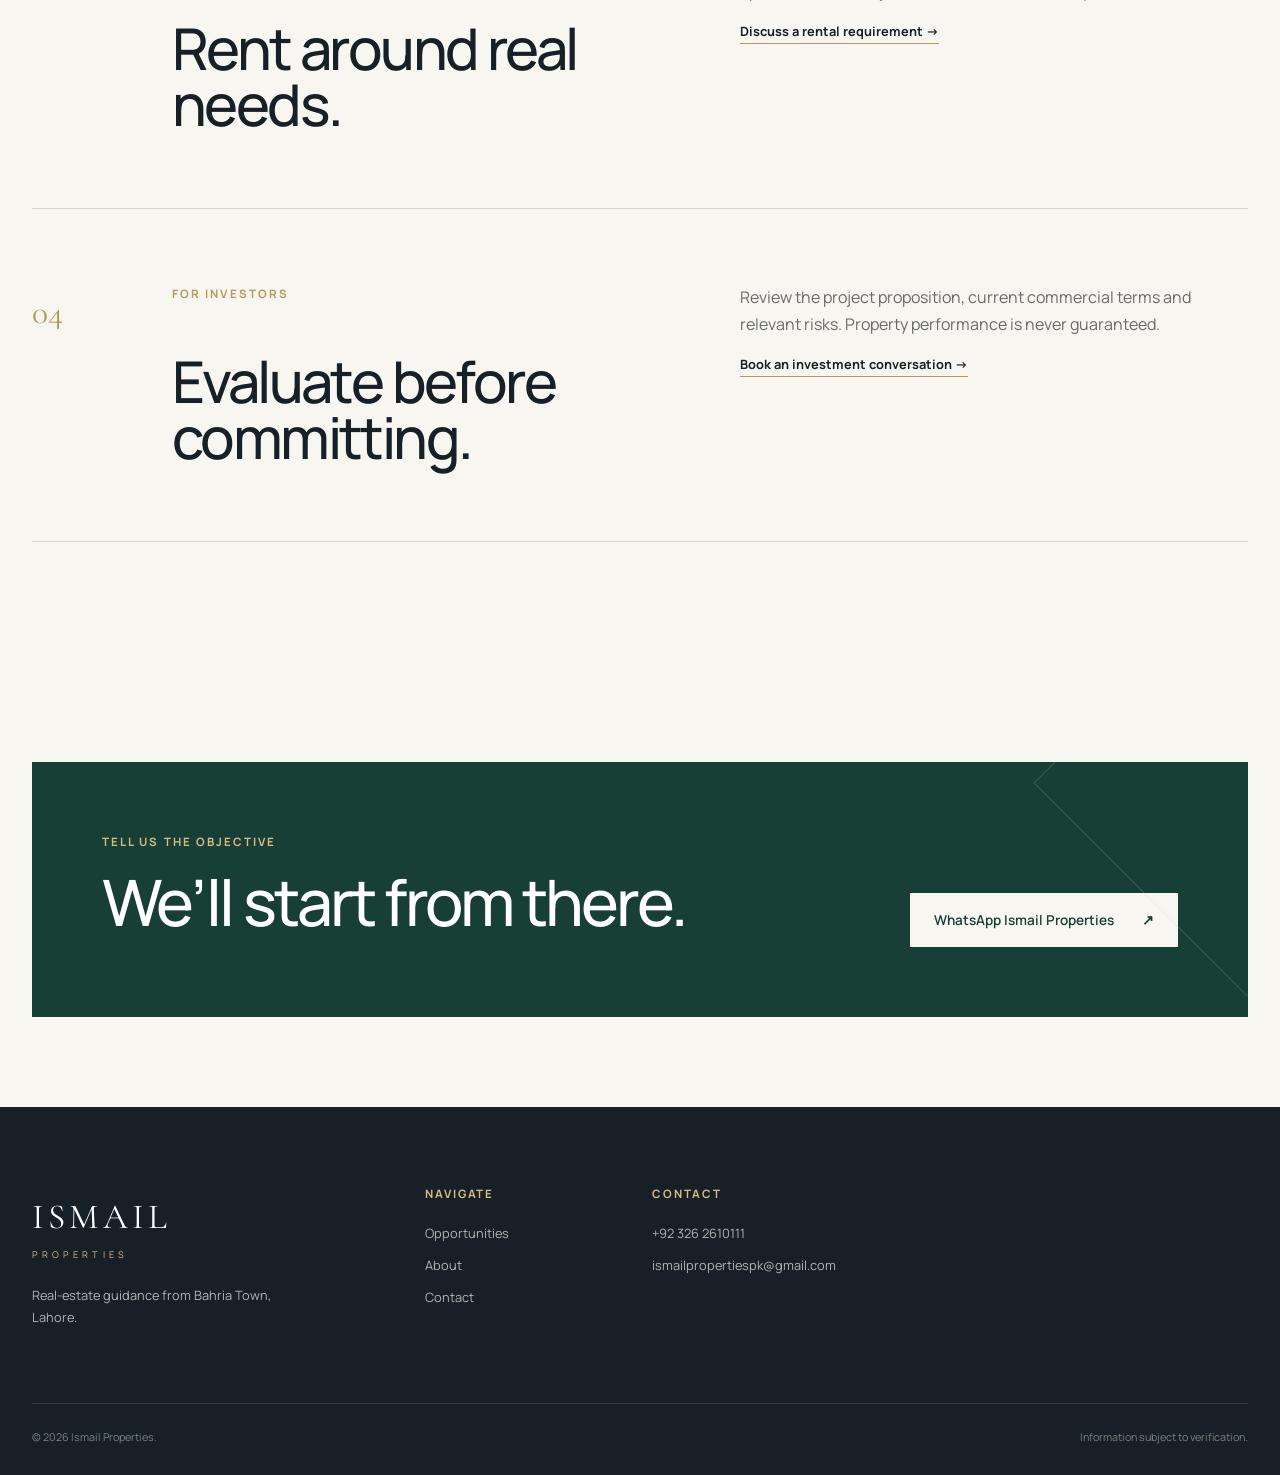
<file: services.html>
<!DOCTYPE html><html lang="en"><head><meta charset="utf-8"><meta name="viewport" content="width=device-width,initial-scale=1"><title>Real Estate Services | Ismail Properties Lahore</title><meta name="description" content="Buy, sell, rent and property investment consultation services from Ismail Properties in Lahore."><link rel="icon" href="assets/favicon.svg" type="image/svg+xml"><link rel="preconnect" href="https://fonts.googleapis.com"><link rel="preconnect" href="https://fonts.gstatic.com" crossorigin><link href="https://fonts.googleapis.com/css2?family=Cormorant+Garamond:ital,wght@0,500;0,600;1,500&family=Manrope:wght@400;500;600;700&display=swap" rel="stylesheet"><link rel="stylesheet" href="assets/styles.css"></head><body><a class="skip-link" href="#main">Skip to content</a><header class="site-header inner" data-header><div class="shell nav-wrap"><a class="brand" href="index.html"><img src="assets/images/brand/logo.webp" alt="Ismail Properties" width="720" height="720"></a><nav class="desktop-nav" aria-label="Primary navigation"><a href="index.html">Home</a><a href="opportunities.html">Opportunities</a><a class="active" href="services.html">Services</a><a href="about.html">About</a><a href="contact.html">Contact</a></nav><a class="button button-sm header-cta" href="https://wa.me/923262610111" target="_blank" rel="noopener">Start a conversation <span>↗</span></a><button class="menu-toggle" type="button" aria-expanded="false" aria-controls="mobile-menu" aria-label="Open menu"><span></span><span></span></button></div><div class="mobile-menu" id="mobile-menu" inert><nav aria-label="Mobile navigation"><a href="index.html">Home</a><a href="opportunities.html">Opportunities</a><a href="services.html">Services</a><a href="about.html">About</a><a href="contact.html">Contact</a></nav></div></header>
<main id="main"><section class="page-hero"><div class="shell"><p class="eyebrow">Property services</p><h1>One conversation.<br><em>Four clear pathways.</em></h1><p>Support for residential and commercial requirements, shaped around what you are actually trying to achieve.</p></div></section><section class="section"><div class="shell services-list"><article id="buy"><span>01</span><div><p class="eyebrow">For buyers</p><h2>Buy with a defined brief.</h2><p>Start with location, property type, intended use and working budget. We then discuss relevant options and arrange the next practical step.</p><a href="contact.html?service=Buy">Share a buying requirement →</a></div></article><article id="sell"><span>02</span><div><p class="eyebrow">For owners</p><h2>Sell with better context.</h2><p>Share the core property information, location and expected price. Current details can then be presented to relevant prospective buyers.</p><a href="contact.html?service=Sell">List a property requirement →</a></div></article><article id="rent"><span>03</span><div><p class="eyebrow">For tenants &amp; landlords</p><h2>Rent around real needs.</h2><p>Discuss the type of space, preferred location and timing. Rental options remain subject to live market availability.</p><a href="contact.html?service=Rent">Discuss a rental requirement →</a></div></article><article id="invest"><span>04</span><div><p class="eyebrow">For investors</p><h2>Evaluate before committing.</h2><p>Review the project proposition, current commercial terms and relevant risks. Property performance is never guaranteed.</p><a href="contact.html?service=Invest">Book an investment conversation →</a></div></article></div></section><section class="cta-section"><div class="shell cta-card"><div><p class="eyebrow light">Tell us the objective</p><h2>We’ll start from there.</h2></div><a class="button button-light" href="https://wa.me/923262610111" target="_blank" rel="noopener">WhatsApp Ismail Properties <span>↗</span></a></div></section></main>
<footer class="site-footer"><div class="shell footer-grid"><div><a class="footer-brand" href="index.html">ISMAIL <span>PROPERTIES</span></a><p>Real-estate guidance from Bahria Town, Lahore.</p></div><div><h3>Navigate</h3><a href="opportunities.html">Opportunities</a><a href="about.html">About</a><a href="contact.html">Contact</a></div><div><h3>Contact</h3><a href="tel:+923262610111">+92&nbsp;326&nbsp;2610111</a><a href="mailto:ismailpropertiespk@gmail.com">ismailpropertiespk@gmail.com</a></div></div><div class="shell footer-bottom"><p>© <span data-year></span> Ismail Properties.</p><p>Information subject to verification.</p></div></footer><a class="floating-whatsapp" href="https://wa.me/923262610111" target="_blank" rel="noopener" aria-label="WhatsApp Ismail Properties">WA</a><script src="assets/script.js" defer></script></body></html>
</file>
<file: assets/styles.css>
:root{--ivory:#f8f6f0;--limestone:#ece7dc;--ink:#172026;--muted:#686b67;--brass:#b99755;--forest:#173f35;--sand:#d9d0c1;--white:#fff;--serif:'Cormorant Garamond',Georgia,serif;--sans:'Manrope',sans-serif;--shadow:0 24px 70px rgba(23,32,38,.12)}
*{box-sizing:border-box}html{scroll-behavior:smooth}body{margin:0;background:var(--ivory);color:var(--ink);font-family:var(--sans);font-size:16px;line-height:1.7;-webkit-font-smoothing:antialiased}body.menu-open{overflow:hidden}img{max-width:100%;display:block}a{color:inherit;text-decoration:none}button,input,select,textarea{font:inherit}.shell{width:min(1240px,calc(100% - 64px));margin-inline:auto}.skip-link{position:fixed;z-index:100;top:10px;left:10px;background:var(--ink);color:#fff;padding:10px 14px;transform:translateY(-150%)}.skip-link:focus{transform:none}.eyebrow{text-transform:uppercase;letter-spacing:.18em;font-size:.72rem;font-weight:700;color:var(--brass);margin:0 0 20px}.eyebrow.light{color:#d7bd83}h1,h2,h3,p{margin-top:0}h1,h2{font-weight:500;line-height:.97;letter-spacing:-.045em}h1{font-size:clamp(3.4rem,7vw,7rem);margin-bottom:32px}h2{font-size:clamp(2.7rem,5vw,5rem);margin-bottom:28px}h1 em,h2 em{font-family:var(--serif);font-weight:500;color:var(--brass)}h3{line-height:1.2}.button{display:inline-flex;align-items:center;justify-content:center;gap:28px;min-height:54px;padding:0 23px;border:1px solid var(--forest);background:var(--forest);color:#fff;font-weight:600;font-size:.85rem;transition:transform .25s,background .25s,color .25s,border-color .25s}.button span{transition:transform .25s}.button:hover{background:var(--ink);border-color:var(--ink);transform:translateY(-2px)}.button:hover span{transform:translate(3px,-2px)}.button:active{transform:translateY(0)}.button:focus-visible,a:focus-visible,button:focus-visible,input:focus-visible,select:focus-visible,textarea:focus-visible{outline:3px solid rgba(185,151,85,.55);outline-offset:3px}.button-sm{min-height:46px;padding-inline:18px;gap:18px}.button-light{background:var(--ivory);border-color:var(--ivory);color:var(--forest)}.button-light:hover{background:#fff;border-color:#fff}.text-link{display:inline-flex;gap:16px;align-items:center;border-bottom:1px solid var(--brass);padding-bottom:6px;font-weight:600;font-size:.9rem}.text-link span{transition:transform .2s}.text-link:hover span{transform:translate(3px,-2px)}
.site-header{height:92px;position:absolute;inset:0 0 auto;z-index:20;border-bottom:1px solid rgba(23,32,38,.12)}.site-header.inner{position:relative;background:var(--ivory)}.site-header.scrolled{position:fixed;background:rgba(248,246,240,.94);backdrop-filter:blur(16px);box-shadow:0 10px 30px rgba(23,32,38,.06)}.nav-wrap{height:100%;display:flex;align-items:center;justify-content:space-between;gap:32px}.brand{width:76px;height:76px;display:grid;place-items:center;overflow:hidden}.brand img{width:74px;height:74px;object-fit:contain;mix-blend-mode:multiply}.desktop-nav{display:flex;gap:34px;align-items:center;margin-left:auto}.desktop-nav a{font-size:.8rem;font-weight:600;color:#4e5555;position:relative;padding:34px 0}.desktop-nav a:after{content:"";position:absolute;left:0;right:100%;bottom:24px;height:1px;background:var(--brass);transition:right .25s}.desktop-nav a:hover:after,.desktop-nav a.active:after{right:0}.desktop-nav a.active{color:var(--ink)}.menu-toggle{display:none;border:0;background:none;width:46px;height:46px;padding:12px}.menu-toggle span{display:block;height:1px;background:var(--ink);margin:7px 0;transition:.25s}.mobile-menu{display:none}
.hero{min-height:100vh;padding:150px 0 32px;position:relative;overflow:hidden;background:linear-gradient(110deg,#f8f6f0 0%,#f8f6f0 62%,#eee8dc 62%)}.hero-lines{position:absolute;right:-15vw;top:-30vh;width:75vw;height:125vh;border:1px solid rgba(185,151,85,.25);transform:rotate(24deg);pointer-events:none}.hero-lines:before,.hero-lines:after{content:"";position:absolute;inset:40px;border:1px solid rgba(185,151,85,.13)}.hero-lines:after{inset:85px}.hero-grid{display:grid;grid-template-columns:1.05fr .95fr;align-items:center;gap:6vw;position:relative}.hero-copy{padding-top:36px}.hero-lead{max-width:640px;font-size:1.12rem;color:var(--muted);line-height:1.8;margin-bottom:34px}.hero-actions{display:flex;align-items:center;gap:32px;flex-wrap:wrap}.hero-visual{position:relative;padding:18px 18px 56px;background:#fff;box-shadow:var(--shadow)}.hero-visual img{width:100%;aspect-ratio:1.42;object-fit:cover}.hero-note{position:absolute;left:-45px;right:45px;bottom:-6px;background:var(--forest);color:#fff;padding:22px 26px;display:flex;gap:20px;align-items:center}.hero-note span{font-family:var(--serif);font-size:2.8rem;color:#d7bd83;line-height:1}.hero-note p{margin:0;font-size:.77rem;text-transform:uppercase;letter-spacing:.08em;line-height:1.5}.hero-note strong{font-weight:500;color:#d3dad7}.hero-foot{display:flex;justify-content:space-between;margin-top:50px;padding-top:20px;border-top:1px solid var(--sand);font-size:.78rem;text-transform:uppercase;letter-spacing:.1em;color:var(--muted)}.hero-foot p{margin:0}.hero-foot a{color:var(--forest);font-weight:700}
.section{padding:130px 0}.section-warm{padding:120px 0;background:var(--limestone)}.split-heading{display:grid;grid-template-columns:1fr 2.2fr;gap:40px;align-items:start}.split-heading>div{max-width:850px}.split-heading>div>p{max-width:650px;color:var(--muted);font-size:1.05rem}.service-rail{display:grid;grid-template-columns:repeat(4,1fr);margin-top:80px;border-top:1px solid var(--sand);border-bottom:1px solid var(--sand)}.service-item{padding:34px 28px 36px 0;position:relative;min-height:280px;border-right:1px solid var(--sand);transition:padding .3s,background .3s}.service-item+ .service-item{padding-left:28px}.service-item:last-child{border-right:0}.service-item>span{font-family:var(--serif);font-size:1.4rem;color:var(--brass)}.service-item h3{font-size:2rem;margin:52px 0 14px}.service-item p{font-size:.88rem;line-height:1.7;color:var(--muted);margin:0;max-width:240px}.service-item b{position:absolute;right:24px;top:36px;font-weight:400;transition:transform .25s}.service-item:hover{background:rgba(236,231,220,.55);padding-top:28px}.service-item:hover b{transform:translateX(5px)}
.section-dark{padding:130px 0;background:var(--forest);color:#fff}.opportunity-grid{display:grid;grid-template-columns:.83fr 1.17fr;gap:9vw;align-items:center}.project-image{position:relative;margin-left:7vw}.project-image:before{content:"";position:absolute;inset:-20px 35px 28px -22px;border:1px solid rgba(215,189,131,.55);z-index:0}.project-image img{position:relative;width:100%;max-height:710px;object-fit:cover;z-index:1}.image-source{position:absolute;z-index:2;left:-28px;bottom:25px;background:var(--ivory);color:var(--ink);padding:12px 16px;font-size:.7rem;letter-spacing:.06em}.opportunity-copy>p:not(.eyebrow):not(.disclaimer){color:#c9d0cd;max-width:680px}.project-list{display:grid;grid-template-columns:1fr 1fr;margin:45px 0;border-top:1px solid rgba(255,255,255,.17);border-bottom:1px solid rgba(255,255,255,.17)}.project-list article{padding:28px 28px 28px 0}.project-list article+article{border-left:1px solid rgba(255,255,255,.17);padding-left:28px}.project-list span{font-size:.68rem;text-transform:uppercase;letter-spacing:.15em;color:#d7bd83}.project-list h3{font-size:1.6rem;margin:12px 0 10px}.project-list p{font-size:.8rem;color:#b8c1bd;margin:0}.disclaimer{font-size:.7rem;color:#97a7a1;margin:22px 0 0;max-width:600px}
.area-grid{display:grid;grid-template-columns:repeat(3,1fr);margin-top:75px}.area-card{padding:42px 36px;border:1px solid var(--sand);min-height:330px;display:flex;flex-direction:column}.area-card+ .area-card{border-left:0}.area-card.featured{background:var(--limestone)}.area-card>span,.tag{font-size:.68rem;text-transform:uppercase;letter-spacing:.16em;color:var(--brass)}.area-card h3{font-family:var(--serif);font-size:2.2rem;font-weight:600;margin:56px 0 14px}.area-card p{font-size:.87rem;color:var(--muted)}.area-card a{font-weight:700;font-size:.77rem;margin-top:auto}.area-card a span{display:inline-block;margin-left:12px;transition:transform .2s}.area-card a:hover span{transform:translateX(5px)}.process-grid{display:grid;grid-template-columns:1fr 1fr;gap:8vw}.steps{list-style:none;margin:0;padding:0}.steps li{display:grid;grid-template-columns:56px 1fr;gap:20px;padding:26px 0;border-bottom:1px solid #cfc5b4}.steps li:first-child{padding-top:0}.steps span{font-family:var(--serif);font-size:1.45rem;color:var(--brass)}.steps h3{font-size:1.15rem;margin:0 0 8px}.steps p{color:var(--muted);font-size:.88rem;margin:0}.cta-section{padding:90px 0;background:var(--ivory)}.cta-card{padding:70px;background:var(--forest);color:#fff;display:flex;justify-content:space-between;gap:45px;align-items:end;position:relative;overflow:hidden}.cta-card:after{content:"";position:absolute;width:300px;height:300px;border:1px solid rgba(215,189,131,.22);transform:rotate(45deg);right:-150px;top:-130px}.cta-card h2{font-size:clamp(2.6rem,5vw,4.5rem);margin-bottom:14px}.cta-card p:not(.eyebrow){color:#bfc9c5;margin-bottom:0}.cta-actions{display:flex;flex-direction:column;gap:17px;align-items:flex-start;min-width:230px}.cta-actions>a:not(.button){font-size:.78rem;border-bottom:1px solid rgba(255,255,255,.45)}
.site-footer{padding:80px 0 28px;background:var(--ink);color:#fff}.footer-grid{display:grid;grid-template-columns:1.4fr .7fr 1fr 1.25fr;gap:60px}.footer-grid h3{font-size:.72rem;text-transform:uppercase;letter-spacing:.16em;color:#d7bd83;margin-bottom:22px}.footer-grid>div{display:flex;flex-direction:column;align-items:flex-start}.footer-grid a,.footer-grid p{font-size:.8rem;color:#adb6b4;margin:0 0 10px;overflow-wrap:anywhere}.footer-grid a:hover{color:#fff}.footer-brand{font-family:var(--serif);font-size:2.2rem!important;letter-spacing:.12em;color:#fff!important;margin-bottom:22px!important}.footer-brand span{display:block;font-family:var(--sans);font-size:.58rem;letter-spacing:.44em;color:#d7bd83}.footer-grid>div:first-child p{max-width:280px}.footer-bottom{display:flex;justify-content:space-between;border-top:1px solid rgba(255,255,255,.12);margin-top:65px;padding-top:24px}.footer-bottom p{font-size:.67rem;color:#788482;margin:0}.floating-whatsapp{position:fixed;right:22px;bottom:22px;width:54px;height:54px;border-radius:50%;display:grid;place-items:center;background:var(--forest);color:#fff;font-weight:700;font-size:.72rem;box-shadow:0 8px 30px rgba(23,63,53,.35);z-index:15;transition:transform .2s}.floating-whatsapp:hover{transform:translateY(-4px)}
.page-hero{padding:125px 0 100px;background:linear-gradient(115deg,var(--ivory) 0 70%,var(--limestone) 70%);border-bottom:1px solid var(--sand)}.page-hero .shell{padding-top:35px}.page-hero h1{font-size:clamp(3.5rem,7vw,6.5rem);max-width:1000px}.page-hero p:last-child{max-width:680px;color:var(--muted);font-size:1.05rem}.opportunity-cards{display:flex;flex-direction:column;gap:100px}.op-card{display:grid;grid-template-columns:.82fr 1.18fr;gap:8vw;align-items:center}.op-card.reverse{grid-template-columns:1.05fr .95fr}.op-card.reverse>:first-child{order:2}.op-card-media{height:620px;overflow:hidden;background:var(--limestone)}.op-card-media img{width:100%;height:100%;object-fit:cover}.op-card-copy h2{font-size:clamp(3rem,5vw,4.7rem);margin:18px 0 22px}.op-card-copy>p{color:var(--muted);max-width:620px}.op-card-copy ul{list-style:none;padding:20px 0;margin:30px 0;border-top:1px solid var(--sand);border-bottom:1px solid var(--sand)}.op-card-copy li{padding:7px 0;font-size:.82rem}.op-card-copy li:before{content:"—";color:var(--brass);margin-right:12px}.op-card-art{height:520px;background:var(--forest);color:#fff;display:flex;flex-direction:column;justify-content:center;padding:60px;position:relative;overflow:hidden}.op-card-art:before,.op-card-art:after{content:"";position:absolute;width:330px;height:330px;border:1px solid rgba(215,189,131,.24);transform:rotate(45deg);right:-170px;top:-80px}.op-card-art:after{right:-110px;top:-20px}.op-card-art span{font-family:var(--serif);font-size:5rem;line-height:.8;color:#d7bd83}.op-card-art strong{font-size:1.3rem;text-transform:uppercase;letter-spacing:.25em;margin-top:18px}.op-card-art p{margin:50px 0 0;color:#afbfba}.due-diligence{padding-block:110px}
.services-list article{display:grid;grid-template-columns:140px 1fr;padding:75px 0;border-top:1px solid var(--sand);scroll-margin-top:100px}.services-list article:last-child{border-bottom:1px solid var(--sand)}.services-list article>span{font-family:var(--serif);font-size:2.1rem;color:var(--brass)}.services-list article>div{display:grid;grid-template-columns:1fr 1fr;column-gap:60px}.services-list h2{font-size:clamp(2.8rem,4.5vw,4.4rem);grid-row:2/5;margin-bottom:0}.services-list article div>p:not(.eyebrow){color:var(--muted)}.services-list article a{font-size:.8rem;font-weight:700;border-bottom:1px solid var(--brass);justify-self:start}.about-grid{display:grid;grid-template-columns:.9fr 1.1fr;gap:8vw;align-items:center}.about-image{padding:18px;background:#fff;box-shadow:var(--shadow);transform:rotate(-1.5deg)}.about-image img{aspect-ratio:1.15;object-fit:cover}.about-copy h2{font-size:clamp(2.8rem,4.8vw,4.5rem)}.about-copy>p:not(.eyebrow){color:var(--muted)}.values{margin-top:40px}.values>div{display:grid;grid-template-columns:45px 1fr;column-gap:20px;border-top:1px solid var(--sand);padding:22px 0}.values span{grid-row:1/3;font-family:var(--serif);font-size:1.3rem;color:var(--brass)}.values h3{margin:0 0 5px;font-size:1rem}.values p{font-size:.82rem;margin:0;color:var(--muted)}.fact-grid{display:grid;grid-template-columns:repeat(4,1fr)}.fact-grid>div{padding:28px;border-right:1px solid #cfc5b4}.fact-grid>div:first-child{padding-left:0}.fact-grid>div:last-child{border:0}.fact-grid span{display:block;text-transform:uppercase;font-size:.65rem;letter-spacing:.14em;color:var(--muted)}.fact-grid strong{display:block;font-family:var(--serif);font-size:2rem;margin:30px 0 0}.fact-grid p{font-size:.78rem;color:var(--muted);margin:0}.contact-grid{display:grid;grid-template-columns:.8fr 1.2fr;gap:8vw}.contact-details>div{padding:25px 0;border-top:1px solid var(--sand);display:flex;flex-direction:column;align-items:flex-start}.contact-details span{font-size:.65rem;text-transform:uppercase;letter-spacing:.15em;color:var(--brass);margin-bottom:10px}.contact-details a,.contact-details p{font-size:.9rem;margin:0 0 6px}.inquiry-form{display:grid;grid-template-columns:1fr 1fr;gap:26px 20px;background:#fff;padding:48px;box-shadow:var(--shadow)}.field{display:flex;flex-direction:column}.field.full,.form-bottom,.form-status{grid-column:1/-1}.field label{font-size:.75rem;font-weight:700;margin-bottom:8px}.field input,.field select,.field textarea{width:100%;border:0;border-bottom:1px solid #bbb4a7;background:transparent;padding:12px 0;color:var(--ink);border-radius:0}.field textarea{resize:vertical}.field small{display:none;color:#a13c2f;font-size:.7rem}.field.invalid small{display:block}.field.invalid input,.field.invalid select{border-color:#a13c2f}.form-bottom{display:flex;align-items:center;justify-content:space-between;gap:30px;margin-top:8px}.form-bottom p{font-size:.7rem;color:var(--muted);max-width:300px;margin:0}.form-status{font-size:.75rem;color:var(--forest)}
.reveal{opacity:0;transform:translateY(24px);transition:opacity .8s ease,transform .8s ease}.reveal.visible{opacity:1;transform:none}.delay-1{transition-delay:.12s}.delay-2{transition-delay:.24s}.delay-3{transition-delay:.36s}
@media(max-width:1100px){.shell{width:min(100% - 48px,1180px)}.desktop-nav{gap:22px}.header-cta{display:none}.hero{min-height:auto;padding-top:130px}.hero-grid{gap:40px}.hero h1{font-size:clamp(3.5rem,6.5vw,5.7rem)}.hero-visual{padding:12px 12px 48px}.service-item{min-height:300px}.section,.section-dark{padding-block:100px}.project-image{margin-left:2vw}.opportunity-grid{gap:7vw}.footer-grid{grid-template-columns:1.2fr .7fr 1fr}}
/* Phone browsers requesting “Desktop site” commonly report a 980–1100px
   viewport with an unusually tall height. Keep this range deliberately PC-like
   and size sections by content instead of the device-height. */
@media(min-width:901px) and (max-width:1100px){
  .shell{width:calc(100% - 40px);max-width:none}
  .site-header{height:82px}.nav-wrap{gap:18px}.brand{width:66px;height:66px}.brand img{width:64px;height:64px}
  .desktop-nav{display:flex;gap:18px}.desktop-nav a{padding:29px 0;font-size:.74rem}.desktop-nav a:after{bottom:19px}
  .menu-toggle,.mobile-menu{display:none!important}
  .hero{min-height:0;height:auto;padding:116px 0 24px;background:linear-gradient(110deg,#f8f6f0 0%,#f8f6f0 62%,#eee8dc 62%)}
  .hero-grid{grid-template-columns:1.05fr .95fr;gap:34px;align-items:center}.hero-copy{padding-top:16px}.hero h1{font-size:4.35rem;margin-bottom:22px}.hero-lead{font-size:.95rem;line-height:1.65;margin-bottom:26px}.hero-foot{margin-top:34px}
  .hero-visual{margin:0;padding:10px 10px 44px}.hero-note{left:-20px;right:24px;padding:17px 20px}
  .section,.section-dark{padding-block:76px}.section-warm{padding-block:72px}
  h2{font-size:3.45rem}.split-heading{grid-template-columns:.75fr 2.25fr;gap:28px}
  .service-rail{grid-template-columns:repeat(4,1fr);margin-top:50px}.service-item,.service-item+ .service-item{min-height:245px;padding:27px 18px}.service-item h3{margin-top:38px}.service-item p{font-size:.78rem}
  .opportunity-grid{grid-template-columns:.82fr 1.18fr;gap:50px}.project-image{width:auto;margin-left:20px}.project-image img{max-height:560px}.project-list{grid-template-columns:1fr 1fr;margin:30px 0}
  .area-grid{grid-template-columns:repeat(3,1fr);margin-top:48px}.area-card{min-height:285px;padding:30px 25px}.area-card+ .area-card{border-top:1px solid var(--sand);border-left:0}.area-card h3{margin-top:36px;font-size:1.8rem}
  .process-grid{grid-template-columns:1fr 1fr;gap:55px}.cta-section{padding-block:55px}.cta-card{padding:48px;flex-direction:row;align-items:end}
  .footer-grid{grid-template-columns:1.25fr .65fr .95fr 1.15fr;gap:30px}.footer-grid>div:last-child{grid-column:auto}.footer-bottom{margin-top:45px}
  .page-hero{padding:105px 0 70px}.page-hero .shell{padding-top:20px}.page-hero h1{font-size:5rem;margin-bottom:22px}
  .op-card,.op-card.reverse{grid-template-columns:.82fr 1.18fr;gap:50px}.op-card.reverse{grid-template-columns:1.05fr .95fr}.op-card.reverse>:first-child{order:2}.op-card-media{height:520px}
  .about-grid,.contact-grid{grid-template-columns:.9fr 1.1fr;gap:50px}.fact-grid{grid-template-columns:repeat(4,1fr)}.fact-grid>div{border-bottom:0!important;padding:24px!important;border-right:1px solid #cfc5b4}.fact-grid>div:last-child{border-right:0}
}
@media(max-width:900px){.desktop-nav{display:none}.menu-toggle{display:block}.mobile-menu{display:block;position:fixed;inset:92px 0 0;background:var(--forest);color:#fff;padding:50px max(24px,6vw);transform:translateY(-110%);opacity:0;transition:transform .45s cubic-bezier(.65,0,.35,1),opacity .35s;z-index:-1}.mobile-menu:not([inert]){transform:none;opacity:1;z-index:20}.mobile-menu nav{display:flex;flex-direction:column}.mobile-menu nav a{font-family:var(--serif);font-size:clamp(2.6rem,8vw,4.5rem);line-height:1.15;border-bottom:1px solid rgba(255,255,255,.13);padding:8px 0}.mobile-contact{margin-top:35px;display:flex;flex-direction:column;align-items:flex-start;gap:8px}.mobile-contact p{color:#aebdb8;margin:0}.mobile-contact .button{margin-top:16px}.menu-toggle[aria-expanded="true"] span:first-child{transform:translateY(4px) rotate(45deg)}.menu-toggle[aria-expanded="true"] span:last-child{transform:translateY(-4px) rotate(-45deg)}.hero{background:var(--ivory)}.hero-grid{grid-template-columns:1fr}.hero-copy{max-width:720px}.hero-visual{margin-left:8vw}.service-rail{grid-template-columns:1fr 1fr}.service-item:nth-child(2){border-right:0}.service-item:nth-child(-n+2){border-bottom:1px solid var(--sand)}.opportunity-grid,.process-grid,.about-grid,.contact-grid{grid-template-columns:1fr}.project-image{width:min(70%,520px);margin:0 auto}.project-list{margin-top:35px}.area-grid{grid-template-columns:1fr}.area-card+ .area-card{border-left:1px solid var(--sand);border-top:0}.cta-card{align-items:flex-start;flex-direction:column}.footer-grid{grid-template-columns:1.5fr 1fr 1fr}.footer-grid>div:last-child{grid-column:2/4}.op-card,.op-card.reverse{grid-template-columns:1fr;gap:45px}.op-card.reverse>:first-child{order:0}.op-card-media{height:560px}.services-list article>div{grid-template-columns:1fr}.services-list h2{grid-row:auto}.fact-grid{grid-template-columns:1fr 1fr}.fact-grid>div:nth-child(2){border-right:0}.fact-grid>div:nth-child(-n+2){border-bottom:1px solid #cfc5b4}.fact-grid>div:nth-child(3){padding-left:0}.contact-details{display:grid;grid-template-columns:1fr 1fr;gap:0 30px}}
@media(max-width:600px){.shell{width:calc(100% - 38px)}.site-header{height:78px}.brand{width:62px;height:62px}.brand img{width:60px;height:60px}.mobile-menu{inset:78px 0 0}.hero{padding:108px 0 22px}.hero h1{font-size:clamp(3.15rem,15vw,4.5rem)}.hero-lead{font-size:.98rem}.hero-actions{align-items:flex-start;flex-direction:column;gap:22px}.hero-visual{margin:25px 0 0;padding:8px 8px 62px}.hero-visual img{aspect-ratio:1.1}.hero-note{left:18px;right:-8px;bottom:13px}.hero-note span{font-size:2rem}.hero-foot{margin-top:30px;flex-direction:column;gap:8px}.split-heading{grid-template-columns:1fr;gap:18px}.section,.section-dark,.section-warm{padding-block:78px}h2{font-size:clamp(2.55rem,12vw,3.7rem)}.service-rail{grid-template-columns:1fr;margin-top:45px}.service-item,.service-item+ .service-item{border-right:0;border-bottom:1px solid var(--sand);padding:25px 10px;min-height:220px}.service-item h3{margin-top:35px}.project-image{width:88%}.image-source{left:-15px;max-width:220px}.project-list{grid-template-columns:1fr}.project-list article+article{border-left:0;border-top:1px solid rgba(255,255,255,.17);padding-left:0}.area-grid{margin-top:42px}.area-card{padding:32px 25px;min-height:285px}.area-card h3{margin-top:38px}.process-grid{gap:40px}.cta-section{padding-block:45px}.cta-card{padding:45px 28px}.site-footer{padding-top:60px}.footer-grid{grid-template-columns:1fr 1fr;gap:40px 24px}.footer-grid>div:first-child,.footer-grid>div:last-child{grid-column:1/-1}.footer-grid>div:last-child{grid-row:auto}.footer-bottom{flex-direction:column;gap:8px}.page-hero{padding:100px 0 70px;background:var(--ivory)}.page-hero h1{font-size:clamp(3rem,14vw,4.5rem)}.opportunity-cards{gap:70px}.op-card-media{height:500px}.op-card-art{height:390px;padding:36px}.op-card-art span{font-size:4rem}.services-list article{grid-template-columns:50px 1fr;padding:50px 0}.services-list h2{font-size:2.7rem}.about-image{padding:8px}.fact-grid{grid-template-columns:1fr}.fact-grid>div,.fact-grid>div:nth-child(3){padding:25px 0;border-right:0;border-bottom:1px solid #cfc5b4}.contact-details{grid-template-columns:1fr}.inquiry-form{grid-template-columns:1fr;padding:28px 22px}.field.full,.form-bottom,.form-status{grid-column:1}.form-bottom{align-items:flex-start;flex-direction:column}.form-bottom .button{width:100%}.floating-whatsapp{width:50px;height:50px;right:15px;bottom:15px}.reveal{transform:translateY(14px)}}
@media(max-height:520px) and (orientation:landscape){.mobile-menu{overflow:auto;padding-block:18px}.mobile-menu nav a{font-size:2rem}.mobile-contact{display:none}.hero{padding-top:100px}.hero-grid{grid-template-columns:1.1fr .9fr}.hero-copy{padding-top:0}.hero h1{font-size:3.2rem;margin-bottom:15px}.hero-lead{font-size:.85rem;line-height:1.5;margin-bottom:18px}.hero-foot{display:none}}

/* Refined hero: compact desktop rhythm and responsive architectural imagery */
.hero{min-height:0;height:auto;padding:122px 0 28px}.hero-grid{gap:5vw;align-items:start}.hero-copy{padding-top:12px}.hero-visual{margin:0 0 32px;padding:0;background:#d9d4ca;overflow:visible}.hero-visual picture{display:block;overflow:hidden}.hero-visual img{display:block;width:100%;height:clamp(480px,38vw,520px);object-fit:cover;object-position:64% center}.hero-visual figcaption{position:absolute;right:12px;top:calc(100% + 8px);font-size:.61rem;text-transform:uppercase;letter-spacing:.12em;color:var(--muted)}.hero-note{left:-35px;right:35px;bottom:-30px;padding:20px 24px}.hero-foot{margin-top:28px}
@media(min-width:901px) and (max-width:1100px){.hero{padding:108px 0 24px}.hero-grid{gap:34px;align-items:start}.hero-copy{padding-top:0}.hero-visual{margin:0 0 30px;padding:0}.hero-visual img{height:400px}.hero-note{left:-20px;right:24px;bottom:-28px;padding:17px 20px}}
@media(max-width:900px){.hero-grid{align-items:stretch}.hero-copy{padding-top:0}.hero-visual{margin:28px 0 34px;padding:0}.hero-visual img{height:auto;aspect-ratio:1.35}}
@media(max-width:600px){.hero{padding:98px 0 22px}.hero-visual{margin:28px 0 40px;padding:0}.hero-visual img{height:auto;aspect-ratio:4/5;object-position:center}.hero-note{left:12px;right:12px;bottom:-30px;padding:16px 18px}.hero-visual figcaption{display:none}.hero-foot{margin-top:20px}}
@media(prefers-reduced-motion:reduce){html{scroll-behavior:auto}*,*:before,*:after{animation-duration:.01ms!important;transition-duration:.01ms!important}.reveal{opacity:1;transform:none}}
</file>
